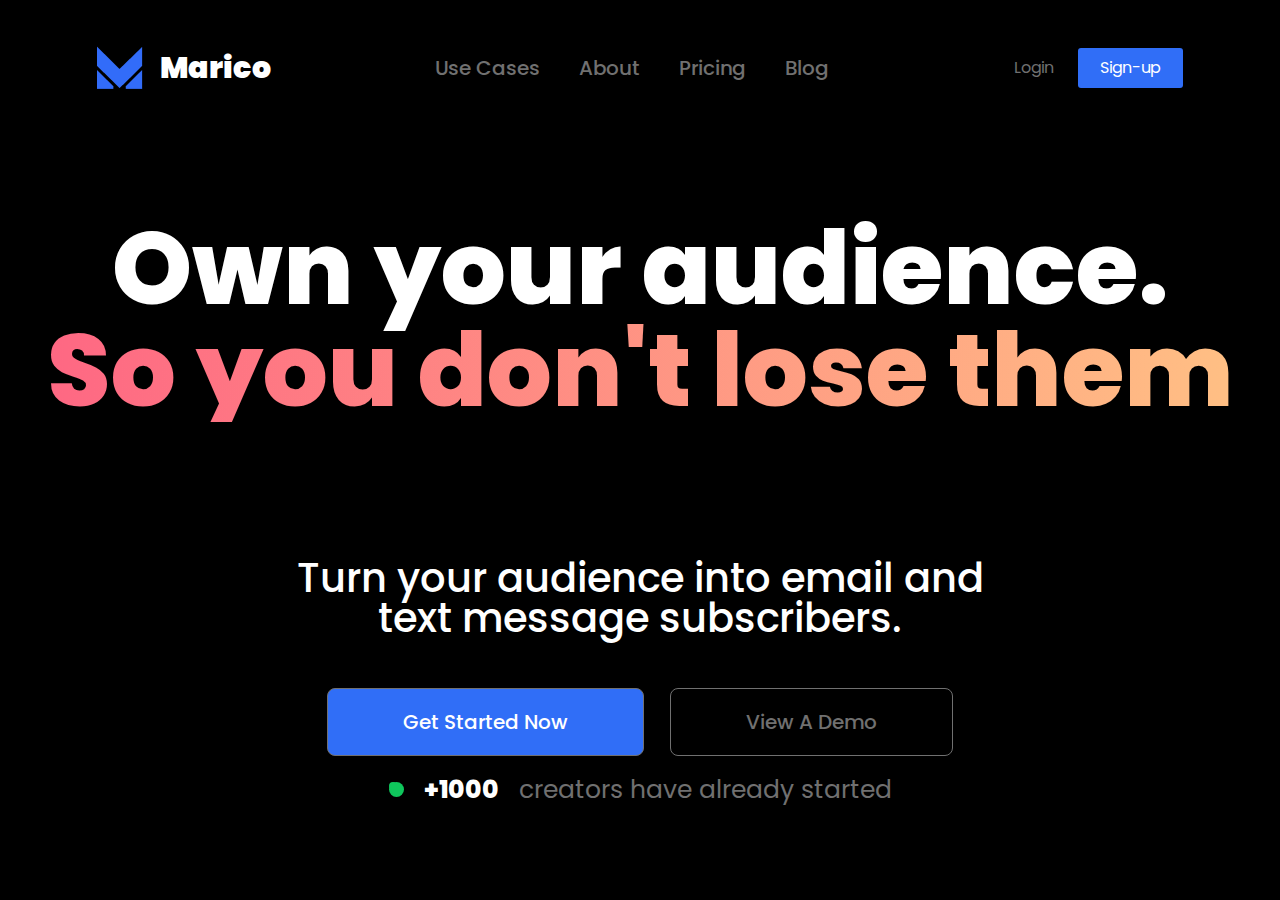
<file: index.html>
<!doctype html>
<html lang="en">
<head>
    <meta charset="UTF-8">
    <meta name="viewport"
          content="width=device-width, user-scalable=no, initial-scale=1.0, maximum-scale=1.0, minimum-scale=1.0">
    <meta http-equiv="X-UA-Compatible" content="ie=edge">
    <title>Marico/home-page</title>
    <link rel="stylesheet" href="css/homepage.css">
    <link rel="shortcut icon" href="assets/img/logo-min.png" type="image/svg">
</head>
<body>
<header class="header" id="down">
    <div class="container">
        <div class="header__wrapper d-flex align-items-center">
            <a class="header__logo d-flex align-items-center " href="index.html" target="_self">
                <img src="./assets/img/logo-min.png" alt="logo-brand">
                <h2 class="header__logo-name">Marico</h2>
            </a>
            <div class="header__navigation-wrapper">
                <label for="media-menu-btn">
                    <a class="burger">Menu</a>
                </label>
                <input class="check-media-menu-btn" type="checkbox" id="media-menu-btn">
                <nav class="navbar">
                    <ul class="header__navigation-list d-flex">
                        <li><a class="header__navigation-link" href="#">Use Cases</a></li>
                        <li><a class="header__navigation-link" href="#">About</a></li>
                        <li><a class="header__navigation-link" href="#">Pricing</a></li>
                        <li><a class="header__navigation-link" href="#">Blog</a></li>
                        <li class="media-hidden-desktop header__login-sign-up d-flex align-items-center">
                            <a class="btn login-btn" href="#">Login</a>
                            <a class="btn sign-up-btn active-btn" href="#">Sign-up</a>
                        </li>
                    </ul>
                </nav>
            </div>
            <div class="header__login-sign-up media-hidden-phone d-flex align-items-center">
                <a class="btn login-btn" href="#">Login</a>
                <a class="btn sign-up-btn active-btn" href="#">Sign-up</a>
            </div>
        </div>
    </div>
</header>
<main>
    <section class="first-section">
        <div class="container">
            <h2 class="first-section__title">Own your audience.</h2>
            <h2 class="first-section__sub-title">So you don't lose them</h2>

            <h3 class="first-section__second-sub-title">Turn your audience into email and
                text message subscribers.</h3>
            <div class="first-section__wrap-btn d-flex justify-content-center">
                <a class="btn first-section__btn active-btn" href="#">Get Started Now</a>
                <a class="btn first-section__btn" href="#">View A Demo</a>
            </div>
            <div class="first-section__info d-flex justify-content-center align-items-center">
                <div class="first-section__info-circle">
                    <div class="first-section__info-circle-impulse"></div>
                </div>
                <p class="first-section__info-number">+1000</p>
                <p class="first-section__info-text" >creators have already started</p>
            </div>
        </div>
    </section>
</main>
</body>
</html>
</file>
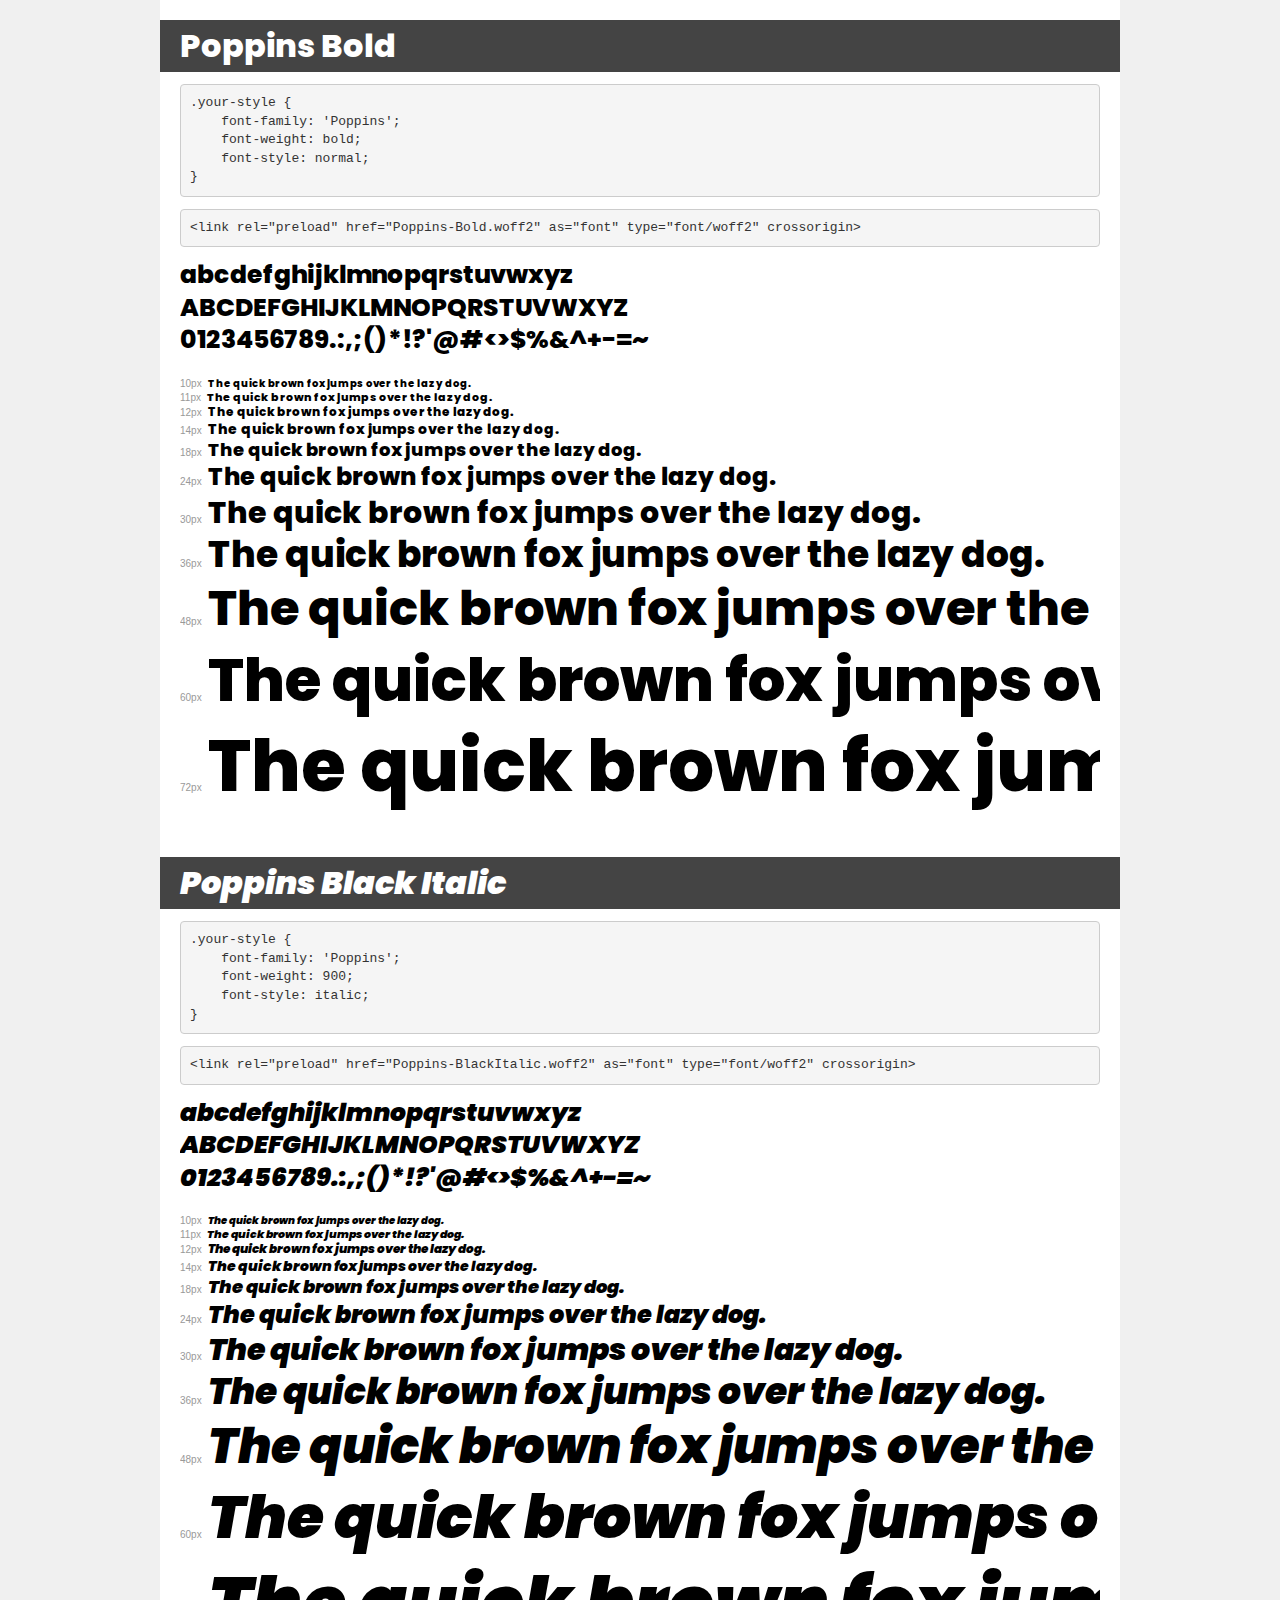
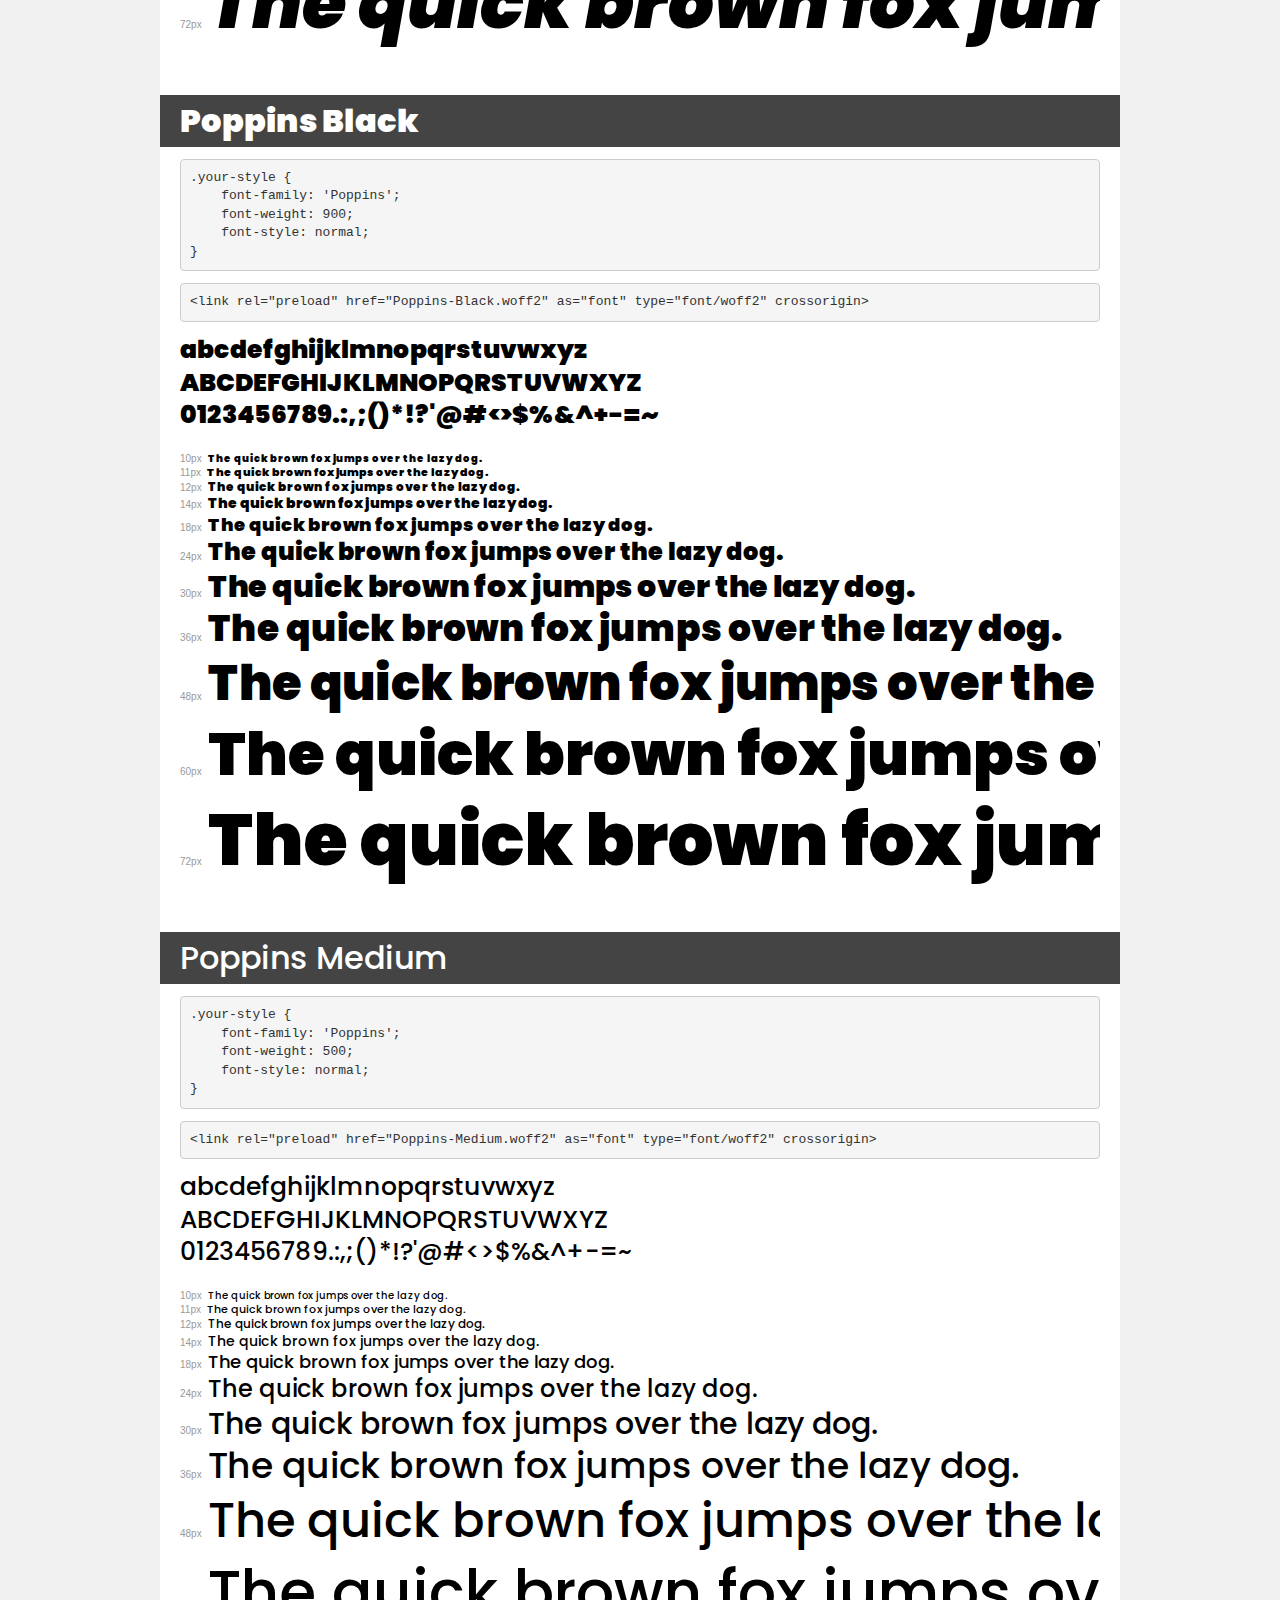
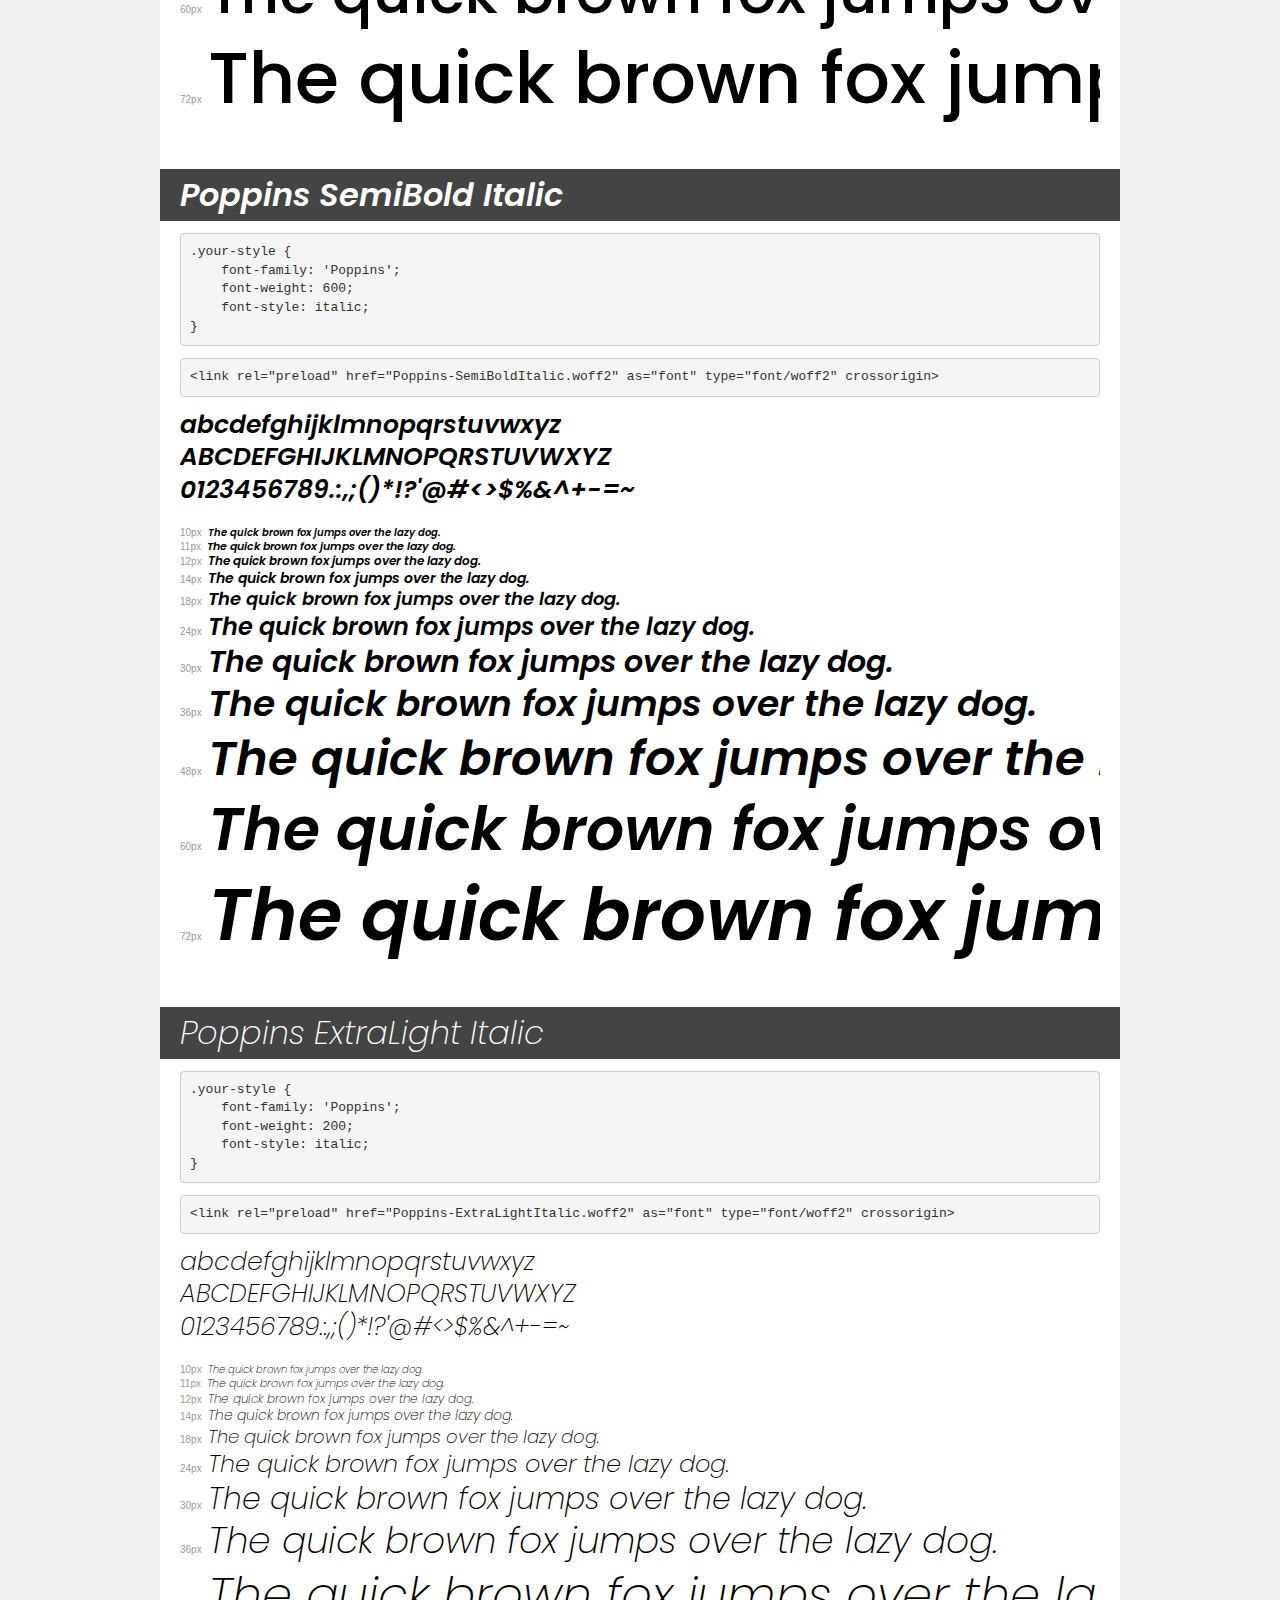
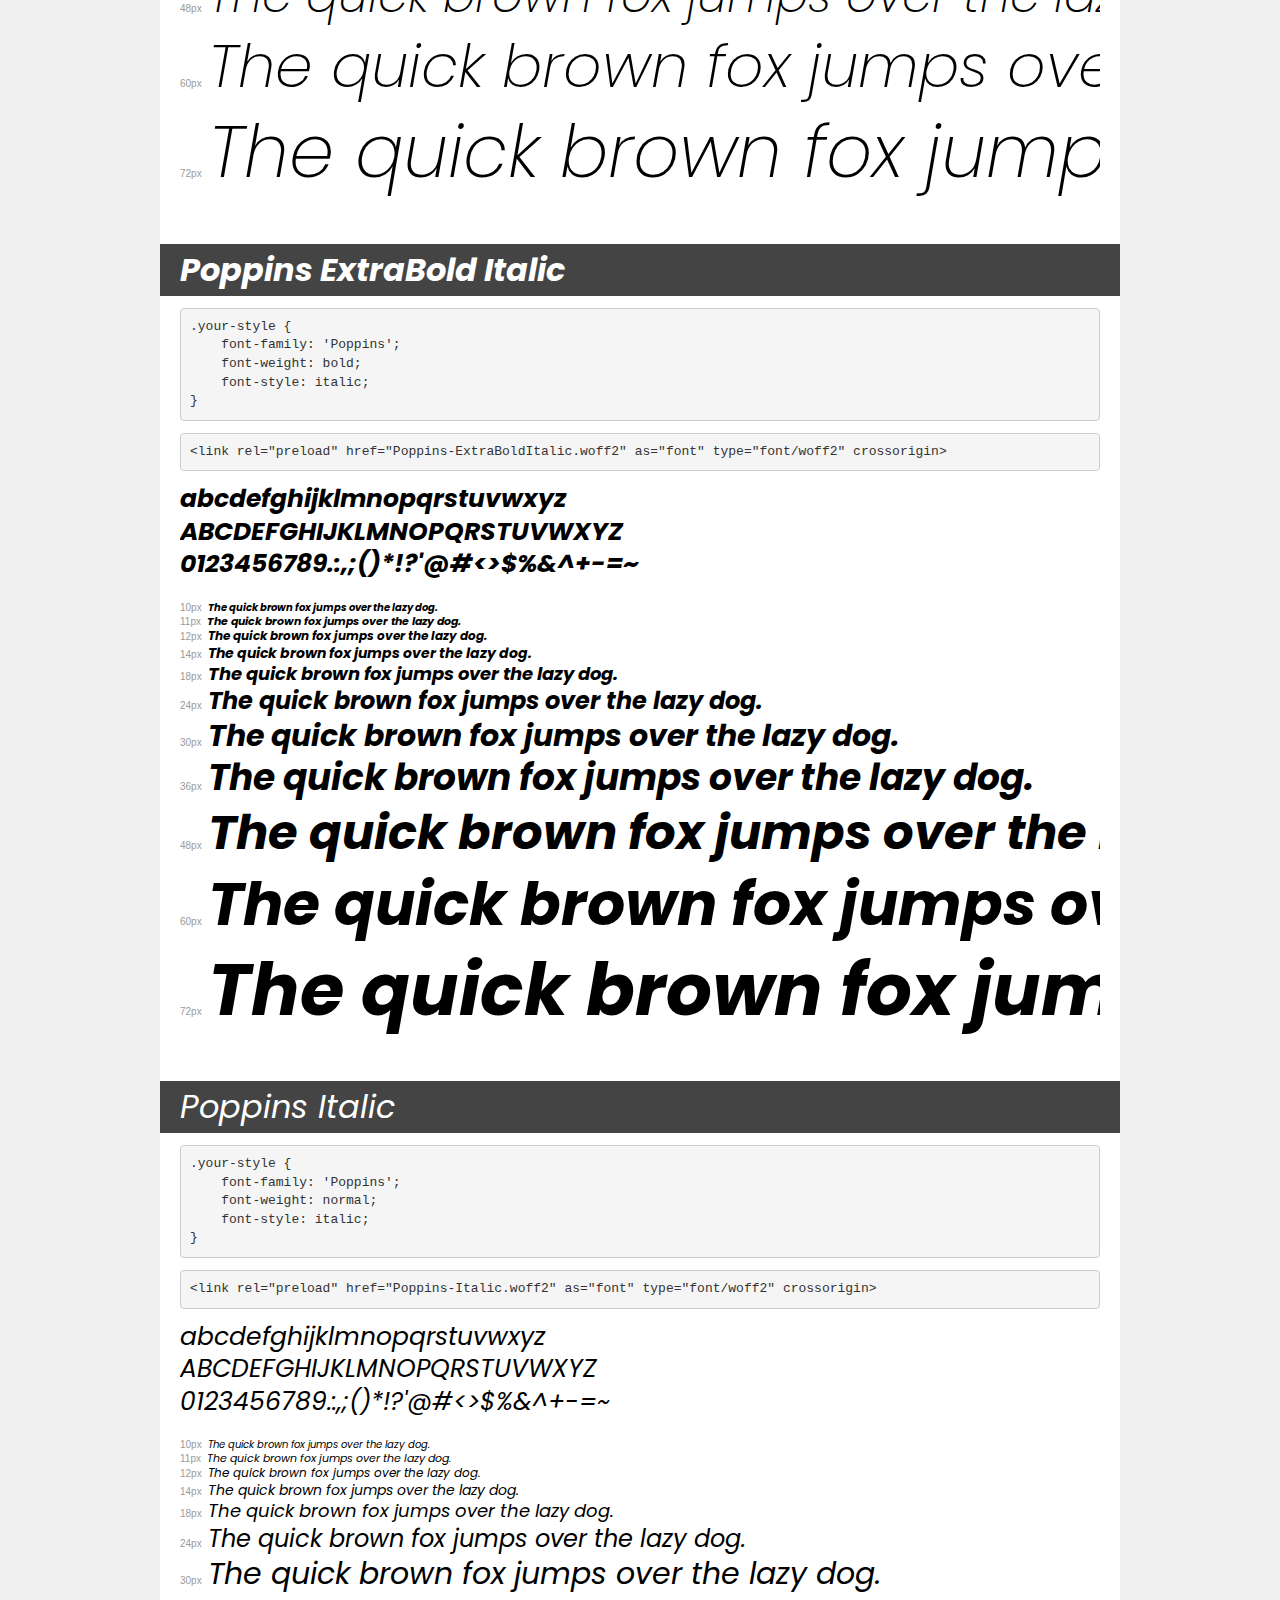
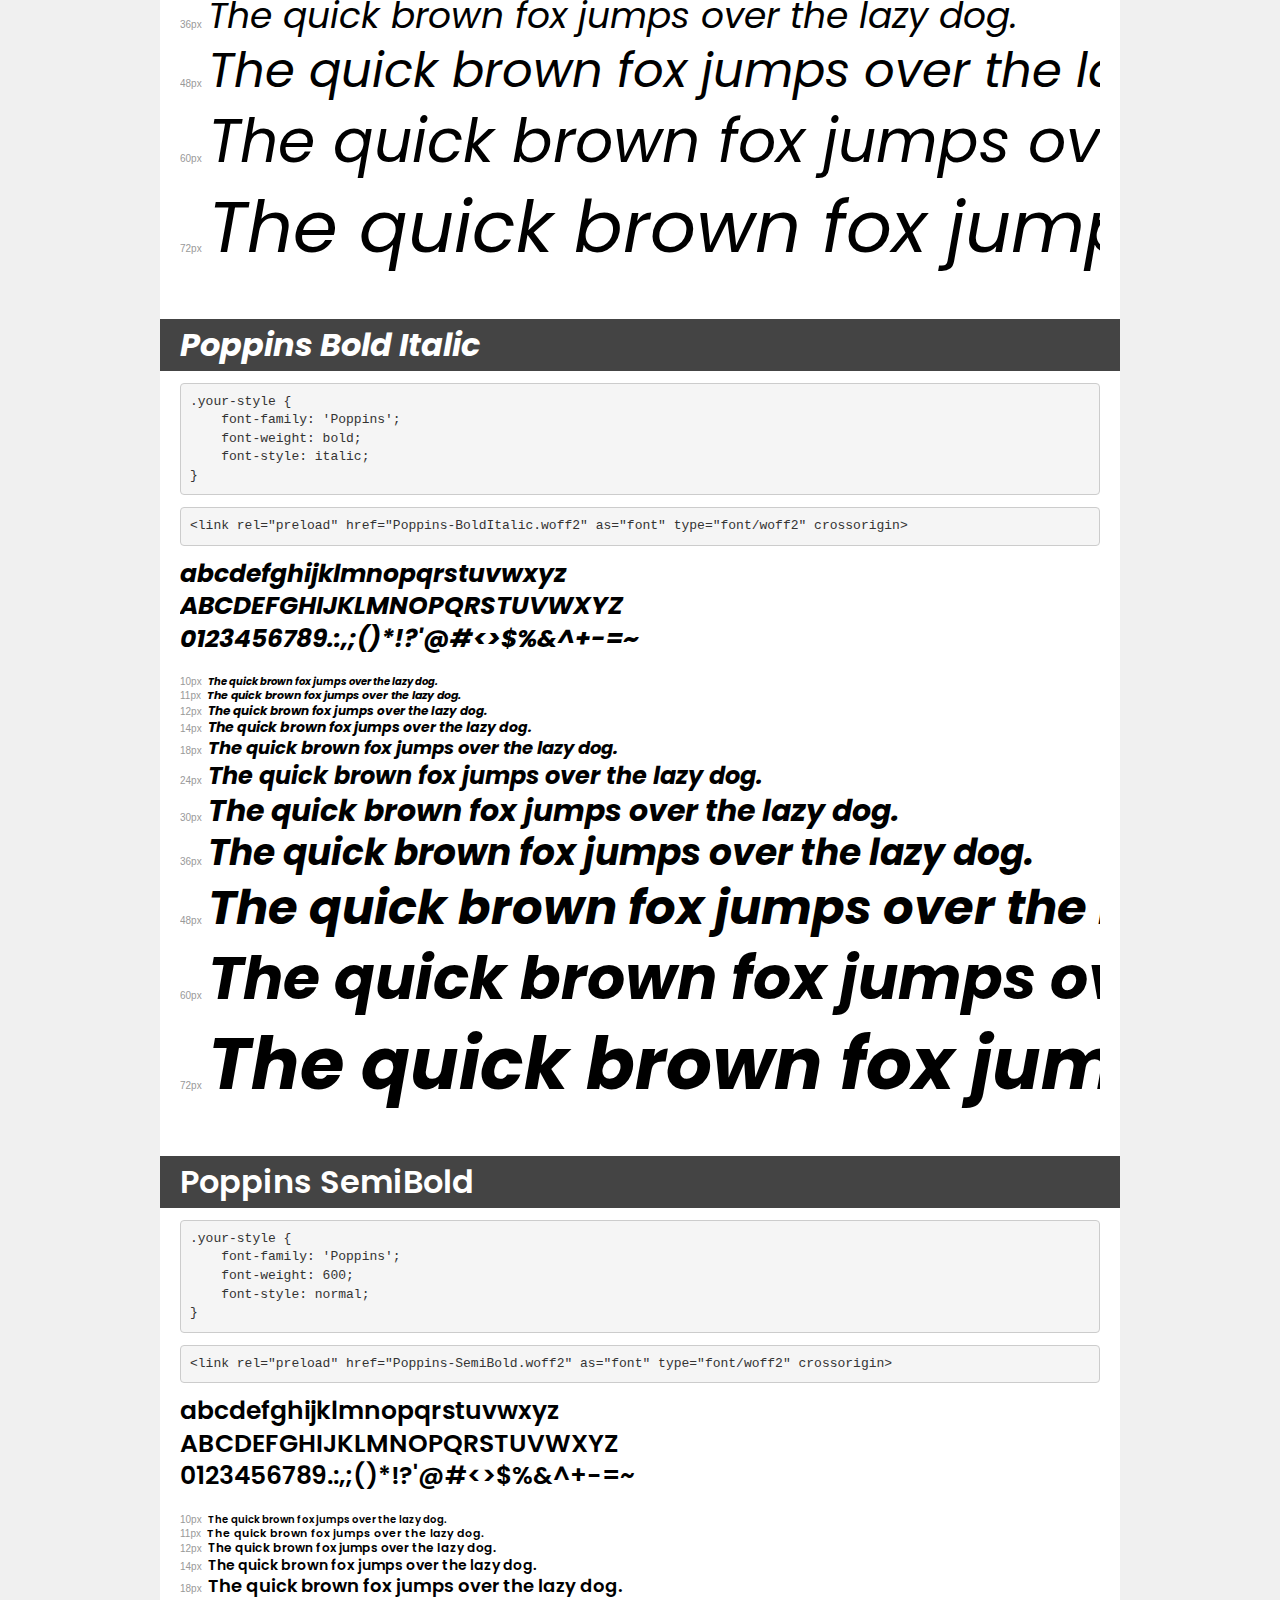
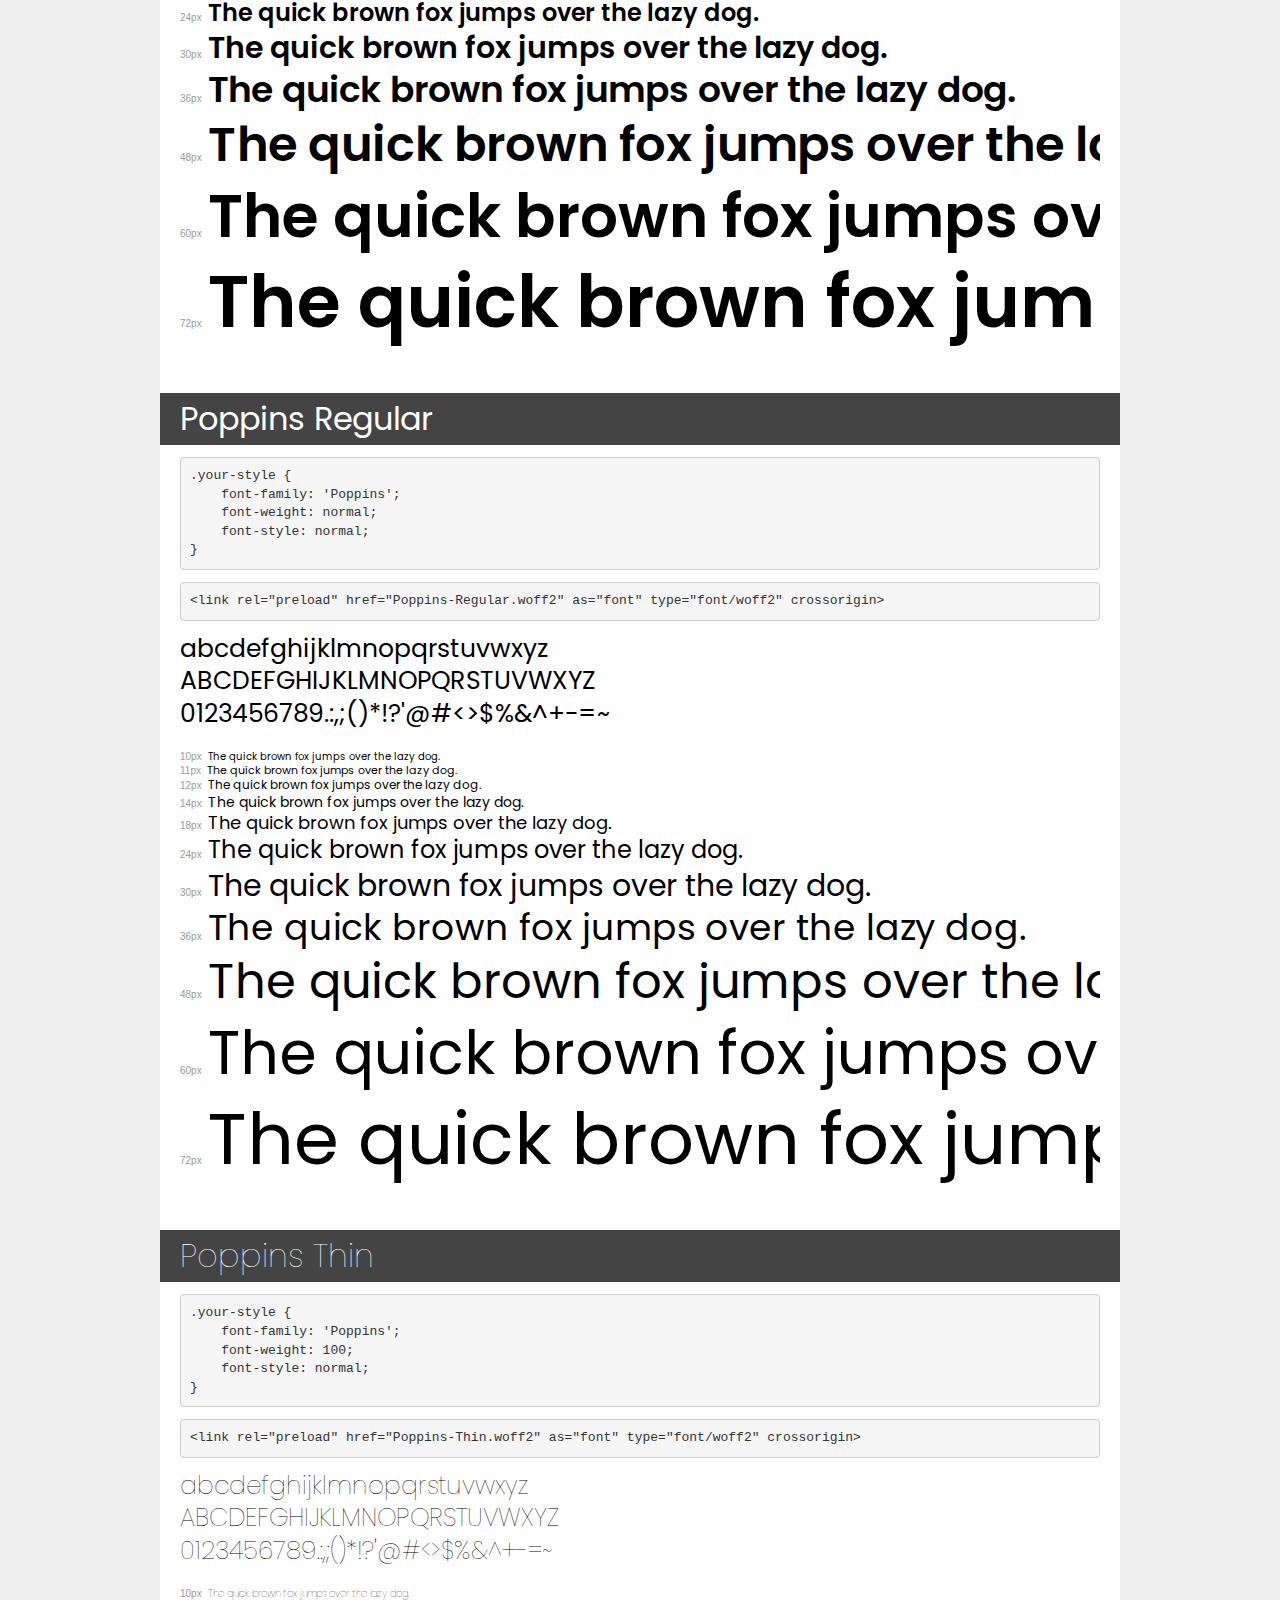
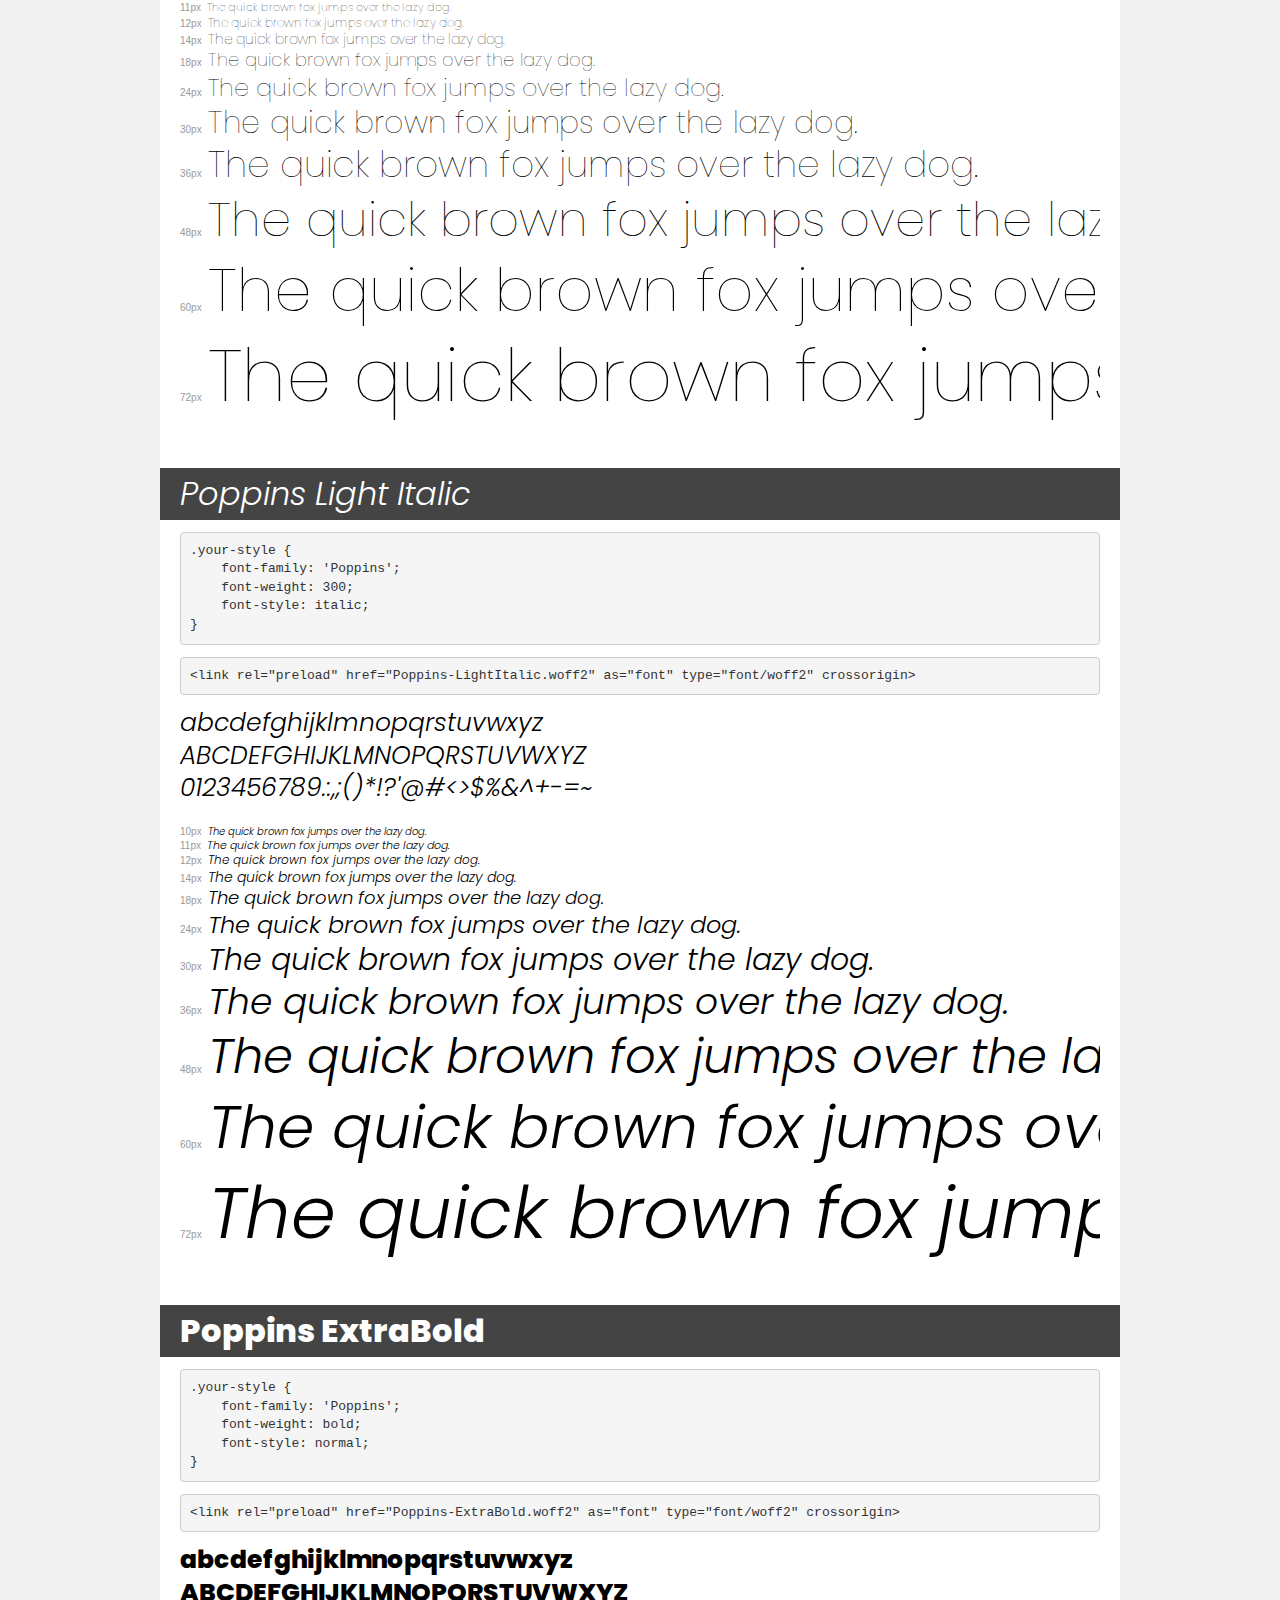
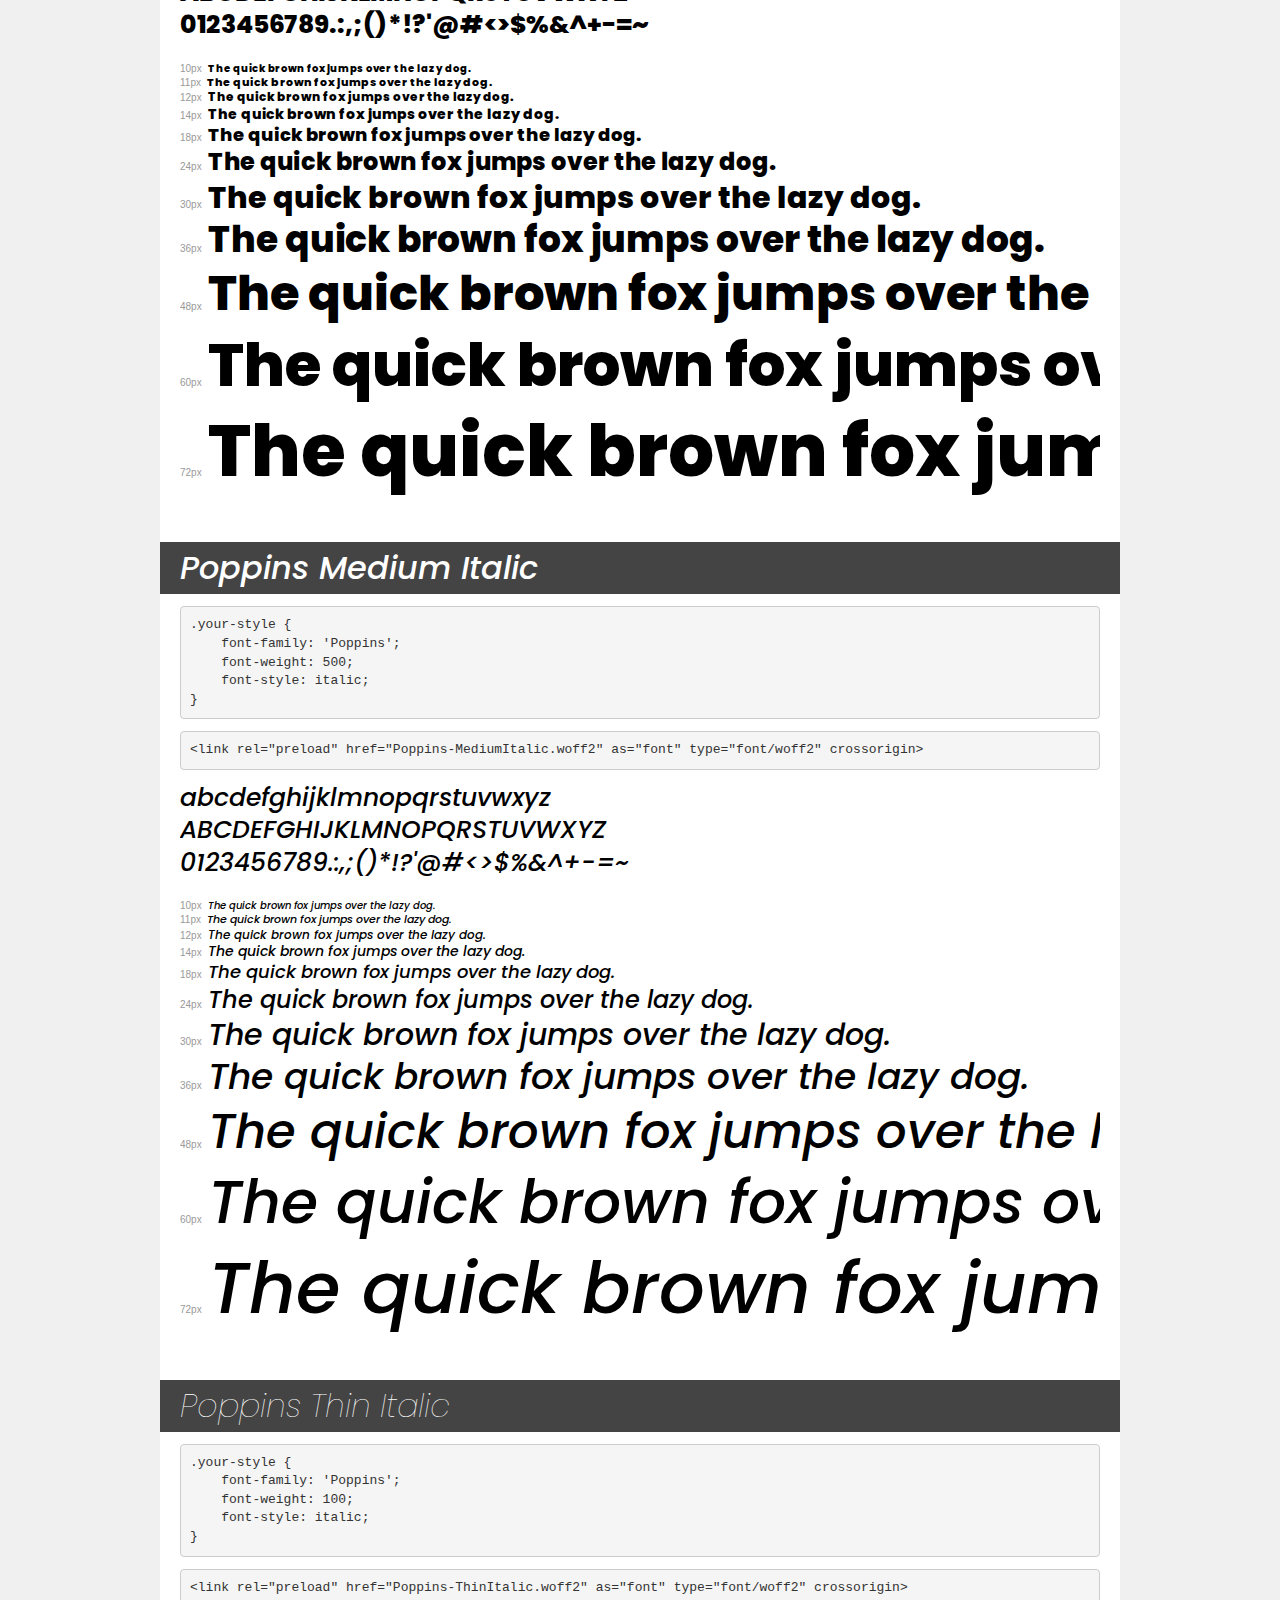
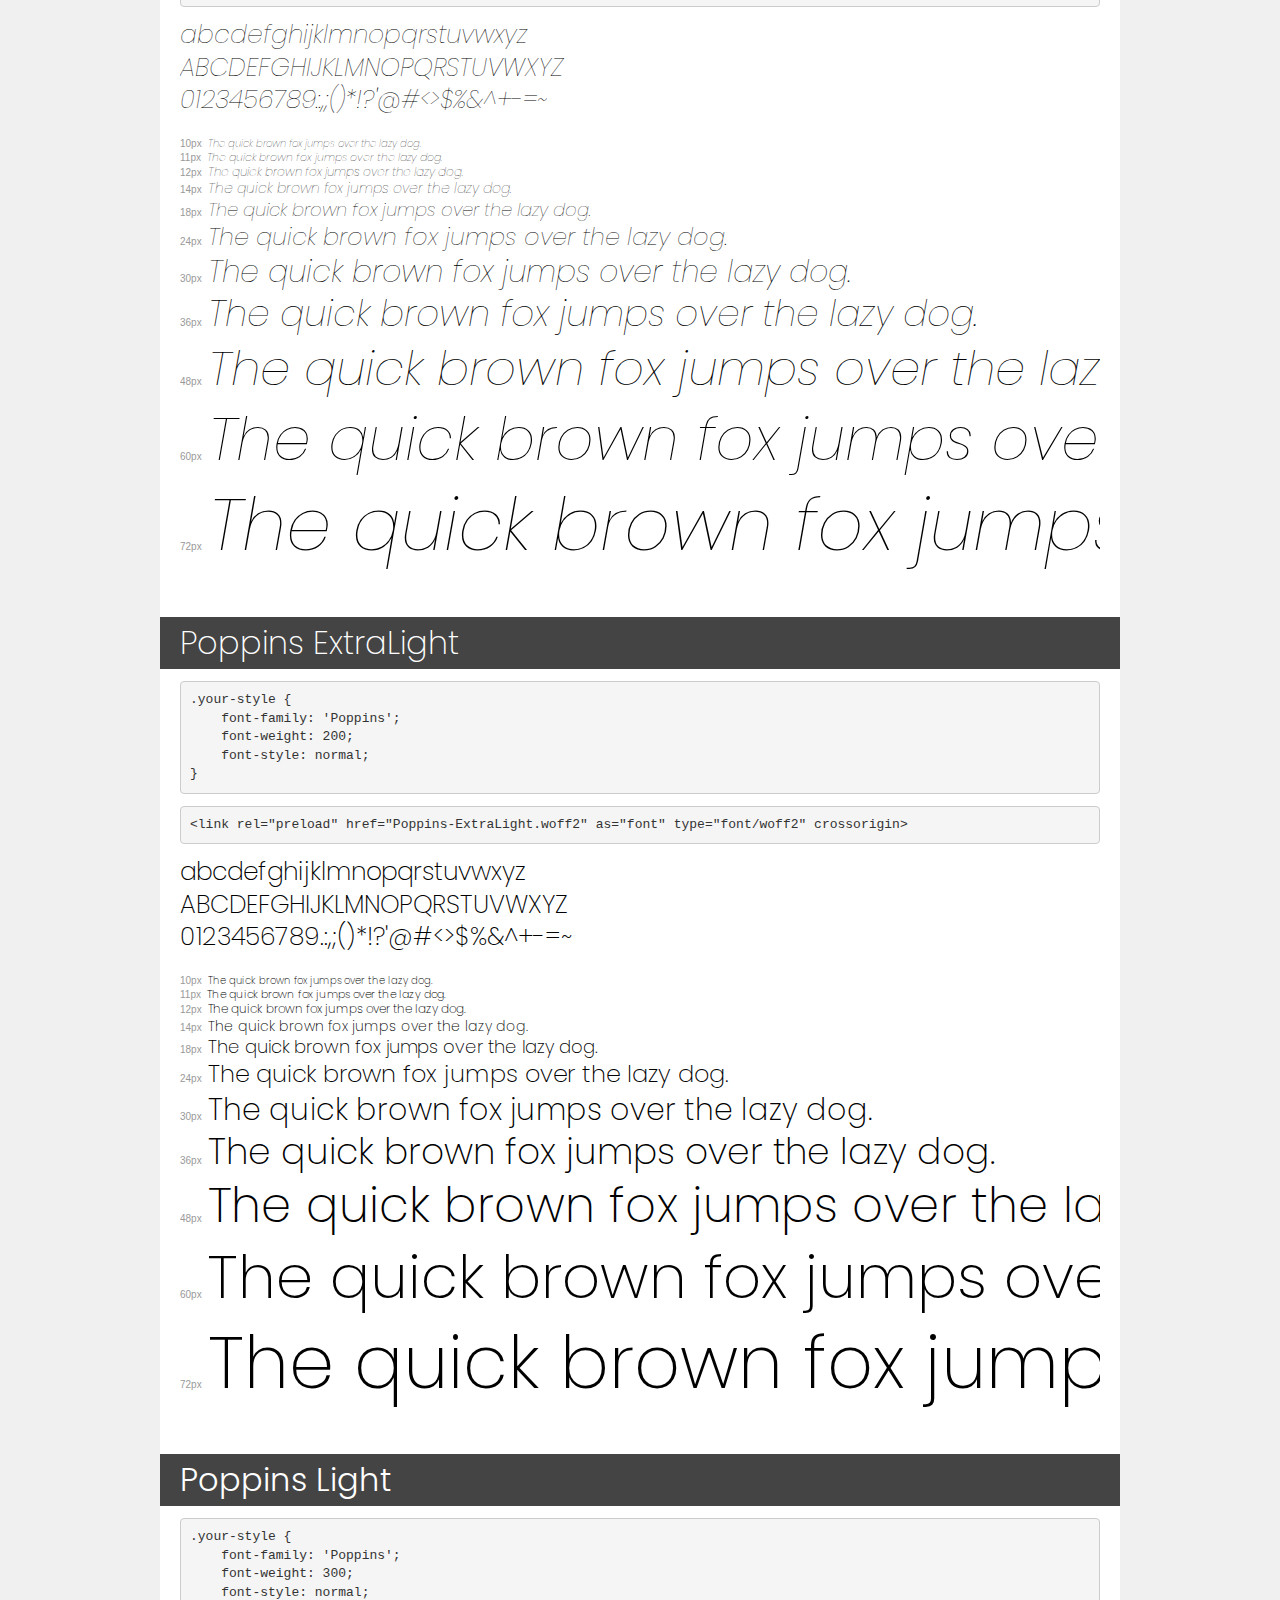
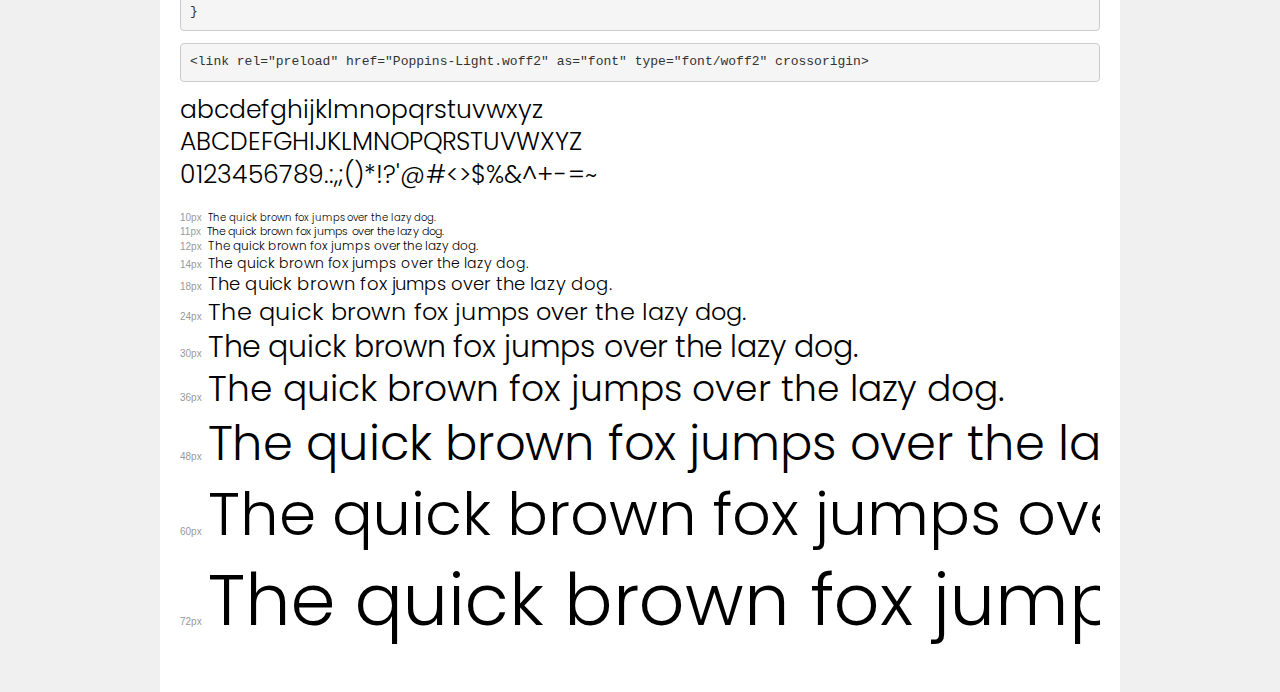
<file: fonts/demo.html>
<!DOCTYPE html>
<html lang="en">
<head>
    <meta charset="utf-8">
    <meta http-equiv="X-UA-Compatible" content="IE=edge">
    <meta name="viewport" content="width=device-width, initial-scale=1">
    <meta name="robots" content="noindex, noarchive">
    <meta name="format-detection" content="telephone=no">
    <title>Transfonter demo</title>
    <link href="stylesheet.css" rel="stylesheet">
    <style>
        /*
        http://meyerweb.com/eric/tools/css/reset/
        v2.0 | 20110126
        License: none (public domain)
        */
        html, body, div, span, applet, object, iframe,
        h1, h2, h3, h4, h5, h6, p, blockquote, pre,
        a, abbr, acronym, address, big, cite, code,
        del, dfn, em, img, ins, kbd, q, s, samp,
        small, strike, strong, sub, sup, tt, var,
        b, u, i, center,
        dl, dt, dd, ol, ul, li,
        fieldset, form, label, legend,
        table, caption, tbody, tfoot, thead, tr, th, td,
        article, aside, canvas, details, embed,
        figure, figcaption, footer, header, hgroup,
        menu, nav, output, ruby, section, summary,
        time, mark, audio, video {
            margin: 0;
            padding: 0;
            border: 0;
            font-size: 100%;
            font: inherit;
            vertical-align: baseline;
        }
        /* HTML5 display-role reset for older browsers */
        article, aside, details, figcaption, figure,
        footer, header, hgroup, menu, nav, section {
            display: block;
        }
        body {
            line-height: 1;
        }
        ol, ul {
            list-style: none;
        }
        blockquote, q {
            quotes: none;
        }
        blockquote:before, blockquote:after,
        q:before, q:after {
            content: '';
            content: none;
        }
        table {
            border-collapse: collapse;
            border-spacing: 0;
        }
        /* demo styles */
        body {
            background: #f0f0f0;
            color: #000;
        }
        .page {
            background: #fff;
            width: 920px;
            margin: 0 auto;
            padding: 20px 20px 0 20px;
            overflow: hidden;
        }
        .font-container {
            overflow-x: auto;
            overflow-y: hidden;
            margin-bottom: 40px;
            line-height: 1.3;
            white-space: nowrap;
            padding-bottom: 5px;
        }
        h1 {
            position: relative;
            background: #444;
            font-size: 32px;
            color: #fff;
            padding: 10px 20px;
            margin: 0 -20px 12px -20px;
        }
        .letters {
            font-size: 25px;
            margin-bottom: 20px;
        }
        .s10:before {
            content: '10px';
        }
        .s11:before {
            content: '11px';
        }
        .s12:before {
            content: '12px';
        }
        .s14:before {
            content: '14px';
        }
        .s18:before {
            content: '18px';
        }
        .s24:before {
            content: '24px';
        }
        .s30:before {
            content: '30px';
        }
        .s36:before {
            content: '36px';
        }
        .s48:before {
            content: '48px';
        }
        .s60:before {
            content: '60px';
        }
        .s72:before {
            content: '72px';
        }
        .s10:before, .s11:before, .s12:before, .s14:before,
        .s18:before, .s24:before, .s30:before, .s36:before,
        .s48:before, .s60:before, .s72:before {
            font-family: Arial, sans-serif;
            font-size: 10px;
            font-weight: normal;
            font-style: normal;
            color: #999;
            padding-right: 6px;
        }
        pre {
            display: block;
            padding: 9px;
            margin: 0 0 12px;
            font-family: Monaco, Menlo, Consolas, "Courier New", monospace;
            font-size: 13px;
            line-height: 1.428571429;
            color: #333;
            font-weight: normal;
            font-style: normal;
            background-color: #f5f5f5;
            border: 1px solid #ccc;
            overflow-x: auto;
            border-radius: 4px;
        }
        /* responsive */
        @media (max-width: 959px) {
            .page {
                width: auto;
                margin: 0;
            }
        }
    </style>
</head>
<body>
<div class="page">
    <div class="demo">
        <h1 style="font-family: 'Poppins'; font-weight: bold; font-style: normal;">Poppins Bold</h1>
        <pre title="Usage">.your-style {
    font-family: 'Poppins';
    font-weight: bold;
    font-style: normal;
}</pre>
        <pre title="Preload (optional)">
&lt;link rel=&quot;preload&quot; href=&quot;Poppins-Bold.woff2&quot; as=&quot;font&quot; type=&quot;font/woff2&quot; crossorigin&gt;</pre>
        <div class="font-container" style="font-family: 'Poppins'; font-weight: bold; font-style: normal;">
            <p class="letters">
                abcdefghijklmnopqrstuvwxyz<br>
ABCDEFGHIJKLMNOPQRSTUVWXYZ<br>
                0123456789.:,;()*!?'@#&lt;&gt;$%&^+-=~
            </p>
            <p class="s10" style="font-size: 10px;">The quick brown fox jumps over the lazy dog.</p>
            <p class="s11" style="font-size: 11px;">The quick brown fox jumps over the lazy dog.</p>
            <p class="s12" style="font-size: 12px;">The quick brown fox jumps over the lazy dog.</p>
            <p class="s14" style="font-size: 14px;">The quick brown fox jumps over the lazy dog.</p>
            <p class="s18" style="font-size: 18px;">The quick brown fox jumps over the lazy dog.</p>
            <p class="s24" style="font-size: 24px;">The quick brown fox jumps over the lazy dog.</p>
            <p class="s30" style="font-size: 30px;">The quick brown fox jumps over the lazy dog.</p>
            <p class="s36" style="font-size: 36px;">The quick brown fox jumps over the lazy dog.</p>
            <p class="s48" style="font-size: 48px;">The quick brown fox jumps over the lazy dog.</p>
            <p class="s60" style="font-size: 60px;">The quick brown fox jumps over the lazy dog.</p>
            <p class="s72" style="font-size: 72px;">The quick brown fox jumps over the lazy dog.</p>
        </div>
    </div>

    <div class="demo">
        <h1 style="font-family: 'Poppins'; font-weight: 900; font-style: italic;">Poppins Black Italic</h1>
        <pre title="Usage">.your-style {
    font-family: 'Poppins';
    font-weight: 900;
    font-style: italic;
}</pre>
        <pre title="Preload (optional)">
&lt;link rel=&quot;preload&quot; href=&quot;Poppins-BlackItalic.woff2&quot; as=&quot;font&quot; type=&quot;font/woff2&quot; crossorigin&gt;</pre>
        <div class="font-container" style="font-family: 'Poppins'; font-weight: 900; font-style: italic;">
            <p class="letters">
                abcdefghijklmnopqrstuvwxyz<br>
ABCDEFGHIJKLMNOPQRSTUVWXYZ<br>
                0123456789.:,;()*!?'@#&lt;&gt;$%&^+-=~
            </p>
            <p class="s10" style="font-size: 10px;">The quick brown fox jumps over the lazy dog.</p>
            <p class="s11" style="font-size: 11px;">The quick brown fox jumps over the lazy dog.</p>
            <p class="s12" style="font-size: 12px;">The quick brown fox jumps over the lazy dog.</p>
            <p class="s14" style="font-size: 14px;">The quick brown fox jumps over the lazy dog.</p>
            <p class="s18" style="font-size: 18px;">The quick brown fox jumps over the lazy dog.</p>
            <p class="s24" style="font-size: 24px;">The quick brown fox jumps over the lazy dog.</p>
            <p class="s30" style="font-size: 30px;">The quick brown fox jumps over the lazy dog.</p>
            <p class="s36" style="font-size: 36px;">The quick brown fox jumps over the lazy dog.</p>
            <p class="s48" style="font-size: 48px;">The quick brown fox jumps over the lazy dog.</p>
            <p class="s60" style="font-size: 60px;">The quick brown fox jumps over the lazy dog.</p>
            <p class="s72" style="font-size: 72px;">The quick brown fox jumps over the lazy dog.</p>
        </div>
    </div>

    <div class="demo">
        <h1 style="font-family: 'Poppins'; font-weight: 900; font-style: normal;">Poppins Black</h1>
        <pre title="Usage">.your-style {
    font-family: 'Poppins';
    font-weight: 900;
    font-style: normal;
}</pre>
        <pre title="Preload (optional)">
&lt;link rel=&quot;preload&quot; href=&quot;Poppins-Black.woff2&quot; as=&quot;font&quot; type=&quot;font/woff2&quot; crossorigin&gt;</pre>
        <div class="font-container" style="font-family: 'Poppins'; font-weight: 900; font-style: normal;">
            <p class="letters">
                abcdefghijklmnopqrstuvwxyz<br>
ABCDEFGHIJKLMNOPQRSTUVWXYZ<br>
                0123456789.:,;()*!?'@#&lt;&gt;$%&^+-=~
            </p>
            <p class="s10" style="font-size: 10px;">The quick brown fox jumps over the lazy dog.</p>
            <p class="s11" style="font-size: 11px;">The quick brown fox jumps over the lazy dog.</p>
            <p class="s12" style="font-size: 12px;">The quick brown fox jumps over the lazy dog.</p>
            <p class="s14" style="font-size: 14px;">The quick brown fox jumps over the lazy dog.</p>
            <p class="s18" style="font-size: 18px;">The quick brown fox jumps over the lazy dog.</p>
            <p class="s24" style="font-size: 24px;">The quick brown fox jumps over the lazy dog.</p>
            <p class="s30" style="font-size: 30px;">The quick brown fox jumps over the lazy dog.</p>
            <p class="s36" style="font-size: 36px;">The quick brown fox jumps over the lazy dog.</p>
            <p class="s48" style="font-size: 48px;">The quick brown fox jumps over the lazy dog.</p>
            <p class="s60" style="font-size: 60px;">The quick brown fox jumps over the lazy dog.</p>
            <p class="s72" style="font-size: 72px;">The quick brown fox jumps over the lazy dog.</p>
        </div>
    </div>

    <div class="demo">
        <h1 style="font-family: 'Poppins'; font-weight: 500; font-style: normal;">Poppins Medium</h1>
        <pre title="Usage">.your-style {
    font-family: 'Poppins';
    font-weight: 500;
    font-style: normal;
}</pre>
        <pre title="Preload (optional)">
&lt;link rel=&quot;preload&quot; href=&quot;Poppins-Medium.woff2&quot; as=&quot;font&quot; type=&quot;font/woff2&quot; crossorigin&gt;</pre>
        <div class="font-container" style="font-family: 'Poppins'; font-weight: 500; font-style: normal;">
            <p class="letters">
                abcdefghijklmnopqrstuvwxyz<br>
ABCDEFGHIJKLMNOPQRSTUVWXYZ<br>
                0123456789.:,;()*!?'@#&lt;&gt;$%&^+-=~
            </p>
            <p class="s10" style="font-size: 10px;">The quick brown fox jumps over the lazy dog.</p>
            <p class="s11" style="font-size: 11px;">The quick brown fox jumps over the lazy dog.</p>
            <p class="s12" style="font-size: 12px;">The quick brown fox jumps over the lazy dog.</p>
            <p class="s14" style="font-size: 14px;">The quick brown fox jumps over the lazy dog.</p>
            <p class="s18" style="font-size: 18px;">The quick brown fox jumps over the lazy dog.</p>
            <p class="s24" style="font-size: 24px;">The quick brown fox jumps over the lazy dog.</p>
            <p class="s30" style="font-size: 30px;">The quick brown fox jumps over the lazy dog.</p>
            <p class="s36" style="font-size: 36px;">The quick brown fox jumps over the lazy dog.</p>
            <p class="s48" style="font-size: 48px;">The quick brown fox jumps over the lazy dog.</p>
            <p class="s60" style="font-size: 60px;">The quick brown fox jumps over the lazy dog.</p>
            <p class="s72" style="font-size: 72px;">The quick brown fox jumps over the lazy dog.</p>
        </div>
    </div>

    <div class="demo">
        <h1 style="font-family: 'Poppins'; font-weight: 600; font-style: italic;">Poppins SemiBold Italic</h1>
        <pre title="Usage">.your-style {
    font-family: 'Poppins';
    font-weight: 600;
    font-style: italic;
}</pre>
        <pre title="Preload (optional)">
&lt;link rel=&quot;preload&quot; href=&quot;Poppins-SemiBoldItalic.woff2&quot; as=&quot;font&quot; type=&quot;font/woff2&quot; crossorigin&gt;</pre>
        <div class="font-container" style="font-family: 'Poppins'; font-weight: 600; font-style: italic;">
            <p class="letters">
                abcdefghijklmnopqrstuvwxyz<br>
ABCDEFGHIJKLMNOPQRSTUVWXYZ<br>
                0123456789.:,;()*!?'@#&lt;&gt;$%&^+-=~
            </p>
            <p class="s10" style="font-size: 10px;">The quick brown fox jumps over the lazy dog.</p>
            <p class="s11" style="font-size: 11px;">The quick brown fox jumps over the lazy dog.</p>
            <p class="s12" style="font-size: 12px;">The quick brown fox jumps over the lazy dog.</p>
            <p class="s14" style="font-size: 14px;">The quick brown fox jumps over the lazy dog.</p>
            <p class="s18" style="font-size: 18px;">The quick brown fox jumps over the lazy dog.</p>
            <p class="s24" style="font-size: 24px;">The quick brown fox jumps over the lazy dog.</p>
            <p class="s30" style="font-size: 30px;">The quick brown fox jumps over the lazy dog.</p>
            <p class="s36" style="font-size: 36px;">The quick brown fox jumps over the lazy dog.</p>
            <p class="s48" style="font-size: 48px;">The quick brown fox jumps over the lazy dog.</p>
            <p class="s60" style="font-size: 60px;">The quick brown fox jumps over the lazy dog.</p>
            <p class="s72" style="font-size: 72px;">The quick brown fox jumps over the lazy dog.</p>
        </div>
    </div>

    <div class="demo">
        <h1 style="font-family: 'Poppins'; font-weight: 200; font-style: italic;">Poppins ExtraLight Italic</h1>
        <pre title="Usage">.your-style {
    font-family: 'Poppins';
    font-weight: 200;
    font-style: italic;
}</pre>
        <pre title="Preload (optional)">
&lt;link rel=&quot;preload&quot; href=&quot;Poppins-ExtraLightItalic.woff2&quot; as=&quot;font&quot; type=&quot;font/woff2&quot; crossorigin&gt;</pre>
        <div class="font-container" style="font-family: 'Poppins'; font-weight: 200; font-style: italic;">
            <p class="letters">
                abcdefghijklmnopqrstuvwxyz<br>
ABCDEFGHIJKLMNOPQRSTUVWXYZ<br>
                0123456789.:,;()*!?'@#&lt;&gt;$%&^+-=~
            </p>
            <p class="s10" style="font-size: 10px;">The quick brown fox jumps over the lazy dog.</p>
            <p class="s11" style="font-size: 11px;">The quick brown fox jumps over the lazy dog.</p>
            <p class="s12" style="font-size: 12px;">The quick brown fox jumps over the lazy dog.</p>
            <p class="s14" style="font-size: 14px;">The quick brown fox jumps over the lazy dog.</p>
            <p class="s18" style="font-size: 18px;">The quick brown fox jumps over the lazy dog.</p>
            <p class="s24" style="font-size: 24px;">The quick brown fox jumps over the lazy dog.</p>
            <p class="s30" style="font-size: 30px;">The quick brown fox jumps over the lazy dog.</p>
            <p class="s36" style="font-size: 36px;">The quick brown fox jumps over the lazy dog.</p>
            <p class="s48" style="font-size: 48px;">The quick brown fox jumps over the lazy dog.</p>
            <p class="s60" style="font-size: 60px;">The quick brown fox jumps over the lazy dog.</p>
            <p class="s72" style="font-size: 72px;">The quick brown fox jumps over the lazy dog.</p>
        </div>
    </div>

    <div class="demo">
        <h1 style="font-family: 'Poppins'; font-weight: bold; font-style: italic;">Poppins ExtraBold Italic</h1>
        <pre title="Usage">.your-style {
    font-family: 'Poppins';
    font-weight: bold;
    font-style: italic;
}</pre>
        <pre title="Preload (optional)">
&lt;link rel=&quot;preload&quot; href=&quot;Poppins-ExtraBoldItalic.woff2&quot; as=&quot;font&quot; type=&quot;font/woff2&quot; crossorigin&gt;</pre>
        <div class="font-container" style="font-family: 'Poppins'; font-weight: bold; font-style: italic;">
            <p class="letters">
                abcdefghijklmnopqrstuvwxyz<br>
ABCDEFGHIJKLMNOPQRSTUVWXYZ<br>
                0123456789.:,;()*!?'@#&lt;&gt;$%&^+-=~
            </p>
            <p class="s10" style="font-size: 10px;">The quick brown fox jumps over the lazy dog.</p>
            <p class="s11" style="font-size: 11px;">The quick brown fox jumps over the lazy dog.</p>
            <p class="s12" style="font-size: 12px;">The quick brown fox jumps over the lazy dog.</p>
            <p class="s14" style="font-size: 14px;">The quick brown fox jumps over the lazy dog.</p>
            <p class="s18" style="font-size: 18px;">The quick brown fox jumps over the lazy dog.</p>
            <p class="s24" style="font-size: 24px;">The quick brown fox jumps over the lazy dog.</p>
            <p class="s30" style="font-size: 30px;">The quick brown fox jumps over the lazy dog.</p>
            <p class="s36" style="font-size: 36px;">The quick brown fox jumps over the lazy dog.</p>
            <p class="s48" style="font-size: 48px;">The quick brown fox jumps over the lazy dog.</p>
            <p class="s60" style="font-size: 60px;">The quick brown fox jumps over the lazy dog.</p>
            <p class="s72" style="font-size: 72px;">The quick brown fox jumps over the lazy dog.</p>
        </div>
    </div>

    <div class="demo">
        <h1 style="font-family: 'Poppins'; font-weight: normal; font-style: italic;">Poppins Italic</h1>
        <pre title="Usage">.your-style {
    font-family: 'Poppins';
    font-weight: normal;
    font-style: italic;
}</pre>
        <pre title="Preload (optional)">
&lt;link rel=&quot;preload&quot; href=&quot;Poppins-Italic.woff2&quot; as=&quot;font&quot; type=&quot;font/woff2&quot; crossorigin&gt;</pre>
        <div class="font-container" style="font-family: 'Poppins'; font-weight: normal; font-style: italic;">
            <p class="letters">
                abcdefghijklmnopqrstuvwxyz<br>
ABCDEFGHIJKLMNOPQRSTUVWXYZ<br>
                0123456789.:,;()*!?'@#&lt;&gt;$%&^+-=~
            </p>
            <p class="s10" style="font-size: 10px;">The quick brown fox jumps over the lazy dog.</p>
            <p class="s11" style="font-size: 11px;">The quick brown fox jumps over the lazy dog.</p>
            <p class="s12" style="font-size: 12px;">The quick brown fox jumps over the lazy dog.</p>
            <p class="s14" style="font-size: 14px;">The quick brown fox jumps over the lazy dog.</p>
            <p class="s18" style="font-size: 18px;">The quick brown fox jumps over the lazy dog.</p>
            <p class="s24" style="font-size: 24px;">The quick brown fox jumps over the lazy dog.</p>
            <p class="s30" style="font-size: 30px;">The quick brown fox jumps over the lazy dog.</p>
            <p class="s36" style="font-size: 36px;">The quick brown fox jumps over the lazy dog.</p>
            <p class="s48" style="font-size: 48px;">The quick brown fox jumps over the lazy dog.</p>
            <p class="s60" style="font-size: 60px;">The quick brown fox jumps over the lazy dog.</p>
            <p class="s72" style="font-size: 72px;">The quick brown fox jumps over the lazy dog.</p>
        </div>
    </div>

    <div class="demo">
        <h1 style="font-family: 'Poppins'; font-weight: bold; font-style: italic;">Poppins Bold Italic</h1>
        <pre title="Usage">.your-style {
    font-family: 'Poppins';
    font-weight: bold;
    font-style: italic;
}</pre>
        <pre title="Preload (optional)">
&lt;link rel=&quot;preload&quot; href=&quot;Poppins-BoldItalic.woff2&quot; as=&quot;font&quot; type=&quot;font/woff2&quot; crossorigin&gt;</pre>
        <div class="font-container" style="font-family: 'Poppins'; font-weight: bold; font-style: italic;">
            <p class="letters">
                abcdefghijklmnopqrstuvwxyz<br>
ABCDEFGHIJKLMNOPQRSTUVWXYZ<br>
                0123456789.:,;()*!?'@#&lt;&gt;$%&^+-=~
            </p>
            <p class="s10" style="font-size: 10px;">The quick brown fox jumps over the lazy dog.</p>
            <p class="s11" style="font-size: 11px;">The quick brown fox jumps over the lazy dog.</p>
            <p class="s12" style="font-size: 12px;">The quick brown fox jumps over the lazy dog.</p>
            <p class="s14" style="font-size: 14px;">The quick brown fox jumps over the lazy dog.</p>
            <p class="s18" style="font-size: 18px;">The quick brown fox jumps over the lazy dog.</p>
            <p class="s24" style="font-size: 24px;">The quick brown fox jumps over the lazy dog.</p>
            <p class="s30" style="font-size: 30px;">The quick brown fox jumps over the lazy dog.</p>
            <p class="s36" style="font-size: 36px;">The quick brown fox jumps over the lazy dog.</p>
            <p class="s48" style="font-size: 48px;">The quick brown fox jumps over the lazy dog.</p>
            <p class="s60" style="font-size: 60px;">The quick brown fox jumps over the lazy dog.</p>
            <p class="s72" style="font-size: 72px;">The quick brown fox jumps over the lazy dog.</p>
        </div>
    </div>

    <div class="demo">
        <h1 style="font-family: 'Poppins'; font-weight: 600; font-style: normal;">Poppins SemiBold</h1>
        <pre title="Usage">.your-style {
    font-family: 'Poppins';
    font-weight: 600;
    font-style: normal;
}</pre>
        <pre title="Preload (optional)">
&lt;link rel=&quot;preload&quot; href=&quot;Poppins-SemiBold.woff2&quot; as=&quot;font&quot; type=&quot;font/woff2&quot; crossorigin&gt;</pre>
        <div class="font-container" style="font-family: 'Poppins'; font-weight: 600; font-style: normal;">
            <p class="letters">
                abcdefghijklmnopqrstuvwxyz<br>
ABCDEFGHIJKLMNOPQRSTUVWXYZ<br>
                0123456789.:,;()*!?'@#&lt;&gt;$%&^+-=~
            </p>
            <p class="s10" style="font-size: 10px;">The quick brown fox jumps over the lazy dog.</p>
            <p class="s11" style="font-size: 11px;">The quick brown fox jumps over the lazy dog.</p>
            <p class="s12" style="font-size: 12px;">The quick brown fox jumps over the lazy dog.</p>
            <p class="s14" style="font-size: 14px;">The quick brown fox jumps over the lazy dog.</p>
            <p class="s18" style="font-size: 18px;">The quick brown fox jumps over the lazy dog.</p>
            <p class="s24" style="font-size: 24px;">The quick brown fox jumps over the lazy dog.</p>
            <p class="s30" style="font-size: 30px;">The quick brown fox jumps over the lazy dog.</p>
            <p class="s36" style="font-size: 36px;">The quick brown fox jumps over the lazy dog.</p>
            <p class="s48" style="font-size: 48px;">The quick brown fox jumps over the lazy dog.</p>
            <p class="s60" style="font-size: 60px;">The quick brown fox jumps over the lazy dog.</p>
            <p class="s72" style="font-size: 72px;">The quick brown fox jumps over the lazy dog.</p>
        </div>
    </div>

    <div class="demo">
        <h1 style="font-family: 'Poppins'; font-weight: normal; font-style: normal;">Poppins Regular</h1>
        <pre title="Usage">.your-style {
    font-family: 'Poppins';
    font-weight: normal;
    font-style: normal;
}</pre>
        <pre title="Preload (optional)">
&lt;link rel=&quot;preload&quot; href=&quot;Poppins-Regular.woff2&quot; as=&quot;font&quot; type=&quot;font/woff2&quot; crossorigin&gt;</pre>
        <div class="font-container" style="font-family: 'Poppins'; font-weight: normal; font-style: normal;">
            <p class="letters">
                abcdefghijklmnopqrstuvwxyz<br>
ABCDEFGHIJKLMNOPQRSTUVWXYZ<br>
                0123456789.:,;()*!?'@#&lt;&gt;$%&^+-=~
            </p>
            <p class="s10" style="font-size: 10px;">The quick brown fox jumps over the lazy dog.</p>
            <p class="s11" style="font-size: 11px;">The quick brown fox jumps over the lazy dog.</p>
            <p class="s12" style="font-size: 12px;">The quick brown fox jumps over the lazy dog.</p>
            <p class="s14" style="font-size: 14px;">The quick brown fox jumps over the lazy dog.</p>
            <p class="s18" style="font-size: 18px;">The quick brown fox jumps over the lazy dog.</p>
            <p class="s24" style="font-size: 24px;">The quick brown fox jumps over the lazy dog.</p>
            <p class="s30" style="font-size: 30px;">The quick brown fox jumps over the lazy dog.</p>
            <p class="s36" style="font-size: 36px;">The quick brown fox jumps over the lazy dog.</p>
            <p class="s48" style="font-size: 48px;">The quick brown fox jumps over the lazy dog.</p>
            <p class="s60" style="font-size: 60px;">The quick brown fox jumps over the lazy dog.</p>
            <p class="s72" style="font-size: 72px;">The quick brown fox jumps over the lazy dog.</p>
        </div>
    </div>

    <div class="demo">
        <h1 style="font-family: 'Poppins'; font-weight: 100; font-style: normal;">Poppins Thin</h1>
        <pre title="Usage">.your-style {
    font-family: 'Poppins';
    font-weight: 100;
    font-style: normal;
}</pre>
        <pre title="Preload (optional)">
&lt;link rel=&quot;preload&quot; href=&quot;Poppins-Thin.woff2&quot; as=&quot;font&quot; type=&quot;font/woff2&quot; crossorigin&gt;</pre>
        <div class="font-container" style="font-family: 'Poppins'; font-weight: 100; font-style: normal;">
            <p class="letters">
                abcdefghijklmnopqrstuvwxyz<br>
ABCDEFGHIJKLMNOPQRSTUVWXYZ<br>
                0123456789.:,;()*!?'@#&lt;&gt;$%&^+-=~
            </p>
            <p class="s10" style="font-size: 10px;">The quick brown fox jumps over the lazy dog.</p>
            <p class="s11" style="font-size: 11px;">The quick brown fox jumps over the lazy dog.</p>
            <p class="s12" style="font-size: 12px;">The quick brown fox jumps over the lazy dog.</p>
            <p class="s14" style="font-size: 14px;">The quick brown fox jumps over the lazy dog.</p>
            <p class="s18" style="font-size: 18px;">The quick brown fox jumps over the lazy dog.</p>
            <p class="s24" style="font-size: 24px;">The quick brown fox jumps over the lazy dog.</p>
            <p class="s30" style="font-size: 30px;">The quick brown fox jumps over the lazy dog.</p>
            <p class="s36" style="font-size: 36px;">The quick brown fox jumps over the lazy dog.</p>
            <p class="s48" style="font-size: 48px;">The quick brown fox jumps over the lazy dog.</p>
            <p class="s60" style="font-size: 60px;">The quick brown fox jumps over the lazy dog.</p>
            <p class="s72" style="font-size: 72px;">The quick brown fox jumps over the lazy dog.</p>
        </div>
    </div>

    <div class="demo">
        <h1 style="font-family: 'Poppins'; font-weight: 300; font-style: italic;">Poppins Light Italic</h1>
        <pre title="Usage">.your-style {
    font-family: 'Poppins';
    font-weight: 300;
    font-style: italic;
}</pre>
        <pre title="Preload (optional)">
&lt;link rel=&quot;preload&quot; href=&quot;Poppins-LightItalic.woff2&quot; as=&quot;font&quot; type=&quot;font/woff2&quot; crossorigin&gt;</pre>
        <div class="font-container" style="font-family: 'Poppins'; font-weight: 300; font-style: italic;">
            <p class="letters">
                abcdefghijklmnopqrstuvwxyz<br>
ABCDEFGHIJKLMNOPQRSTUVWXYZ<br>
                0123456789.:,;()*!?'@#&lt;&gt;$%&^+-=~
            </p>
            <p class="s10" style="font-size: 10px;">The quick brown fox jumps over the lazy dog.</p>
            <p class="s11" style="font-size: 11px;">The quick brown fox jumps over the lazy dog.</p>
            <p class="s12" style="font-size: 12px;">The quick brown fox jumps over the lazy dog.</p>
            <p class="s14" style="font-size: 14px;">The quick brown fox jumps over the lazy dog.</p>
            <p class="s18" style="font-size: 18px;">The quick brown fox jumps over the lazy dog.</p>
            <p class="s24" style="font-size: 24px;">The quick brown fox jumps over the lazy dog.</p>
            <p class="s30" style="font-size: 30px;">The quick brown fox jumps over the lazy dog.</p>
            <p class="s36" style="font-size: 36px;">The quick brown fox jumps over the lazy dog.</p>
            <p class="s48" style="font-size: 48px;">The quick brown fox jumps over the lazy dog.</p>
            <p class="s60" style="font-size: 60px;">The quick brown fox jumps over the lazy dog.</p>
            <p class="s72" style="font-size: 72px;">The quick brown fox jumps over the lazy dog.</p>
        </div>
    </div>

    <div class="demo">
        <h1 style="font-family: 'Poppins'; font-weight: bold; font-style: normal;">Poppins ExtraBold</h1>
        <pre title="Usage">.your-style {
    font-family: 'Poppins';
    font-weight: bold;
    font-style: normal;
}</pre>
        <pre title="Preload (optional)">
&lt;link rel=&quot;preload&quot; href=&quot;Poppins-ExtraBold.woff2&quot; as=&quot;font&quot; type=&quot;font/woff2&quot; crossorigin&gt;</pre>
        <div class="font-container" style="font-family: 'Poppins'; font-weight: bold; font-style: normal;">
            <p class="letters">
                abcdefghijklmnopqrstuvwxyz<br>
ABCDEFGHIJKLMNOPQRSTUVWXYZ<br>
                0123456789.:,;()*!?'@#&lt;&gt;$%&^+-=~
            </p>
            <p class="s10" style="font-size: 10px;">The quick brown fox jumps over the lazy dog.</p>
            <p class="s11" style="font-size: 11px;">The quick brown fox jumps over the lazy dog.</p>
            <p class="s12" style="font-size: 12px;">The quick brown fox jumps over the lazy dog.</p>
            <p class="s14" style="font-size: 14px;">The quick brown fox jumps over the lazy dog.</p>
            <p class="s18" style="font-size: 18px;">The quick brown fox jumps over the lazy dog.</p>
            <p class="s24" style="font-size: 24px;">The quick brown fox jumps over the lazy dog.</p>
            <p class="s30" style="font-size: 30px;">The quick brown fox jumps over the lazy dog.</p>
            <p class="s36" style="font-size: 36px;">The quick brown fox jumps over the lazy dog.</p>
            <p class="s48" style="font-size: 48px;">The quick brown fox jumps over the lazy dog.</p>
            <p class="s60" style="font-size: 60px;">The quick brown fox jumps over the lazy dog.</p>
            <p class="s72" style="font-size: 72px;">The quick brown fox jumps over the lazy dog.</p>
        </div>
    </div>

    <div class="demo">
        <h1 style="font-family: 'Poppins'; font-weight: 500; font-style: italic;">Poppins Medium Italic</h1>
        <pre title="Usage">.your-style {
    font-family: 'Poppins';
    font-weight: 500;
    font-style: italic;
}</pre>
        <pre title="Preload (optional)">
&lt;link rel=&quot;preload&quot; href=&quot;Poppins-MediumItalic.woff2&quot; as=&quot;font&quot; type=&quot;font/woff2&quot; crossorigin&gt;</pre>
        <div class="font-container" style="font-family: 'Poppins'; font-weight: 500; font-style: italic;">
            <p class="letters">
                abcdefghijklmnopqrstuvwxyz<br>
ABCDEFGHIJKLMNOPQRSTUVWXYZ<br>
                0123456789.:,;()*!?'@#&lt;&gt;$%&^+-=~
            </p>
            <p class="s10" style="font-size: 10px;">The quick brown fox jumps over the lazy dog.</p>
            <p class="s11" style="font-size: 11px;">The quick brown fox jumps over the lazy dog.</p>
            <p class="s12" style="font-size: 12px;">The quick brown fox jumps over the lazy dog.</p>
            <p class="s14" style="font-size: 14px;">The quick brown fox jumps over the lazy dog.</p>
            <p class="s18" style="font-size: 18px;">The quick brown fox jumps over the lazy dog.</p>
            <p class="s24" style="font-size: 24px;">The quick brown fox jumps over the lazy dog.</p>
            <p class="s30" style="font-size: 30px;">The quick brown fox jumps over the lazy dog.</p>
            <p class="s36" style="font-size: 36px;">The quick brown fox jumps over the lazy dog.</p>
            <p class="s48" style="font-size: 48px;">The quick brown fox jumps over the lazy dog.</p>
            <p class="s60" style="font-size: 60px;">The quick brown fox jumps over the lazy dog.</p>
            <p class="s72" style="font-size: 72px;">The quick brown fox jumps over the lazy dog.</p>
        </div>
    </div>

    <div class="demo">
        <h1 style="font-family: 'Poppins'; font-weight: 100; font-style: italic;">Poppins Thin Italic</h1>
        <pre title="Usage">.your-style {
    font-family: 'Poppins';
    font-weight: 100;
    font-style: italic;
}</pre>
        <pre title="Preload (optional)">
&lt;link rel=&quot;preload&quot; href=&quot;Poppins-ThinItalic.woff2&quot; as=&quot;font&quot; type=&quot;font/woff2&quot; crossorigin&gt;</pre>
        <div class="font-container" style="font-family: 'Poppins'; font-weight: 100; font-style: italic;">
            <p class="letters">
                abcdefghijklmnopqrstuvwxyz<br>
ABCDEFGHIJKLMNOPQRSTUVWXYZ<br>
                0123456789.:,;()*!?'@#&lt;&gt;$%&^+-=~
            </p>
            <p class="s10" style="font-size: 10px;">The quick brown fox jumps over the lazy dog.</p>
            <p class="s11" style="font-size: 11px;">The quick brown fox jumps over the lazy dog.</p>
            <p class="s12" style="font-size: 12px;">The quick brown fox jumps over the lazy dog.</p>
            <p class="s14" style="font-size: 14px;">The quick brown fox jumps over the lazy dog.</p>
            <p class="s18" style="font-size: 18px;">The quick brown fox jumps over the lazy dog.</p>
            <p class="s24" style="font-size: 24px;">The quick brown fox jumps over the lazy dog.</p>
            <p class="s30" style="font-size: 30px;">The quick brown fox jumps over the lazy dog.</p>
            <p class="s36" style="font-size: 36px;">The quick brown fox jumps over the lazy dog.</p>
            <p class="s48" style="font-size: 48px;">The quick brown fox jumps over the lazy dog.</p>
            <p class="s60" style="font-size: 60px;">The quick brown fox jumps over the lazy dog.</p>
            <p class="s72" style="font-size: 72px;">The quick brown fox jumps over the lazy dog.</p>
        </div>
    </div>

    <div class="demo">
        <h1 style="font-family: 'Poppins'; font-weight: 200; font-style: normal;">Poppins ExtraLight</h1>
        <pre title="Usage">.your-style {
    font-family: 'Poppins';
    font-weight: 200;
    font-style: normal;
}</pre>
        <pre title="Preload (optional)">
&lt;link rel=&quot;preload&quot; href=&quot;Poppins-ExtraLight.woff2&quot; as=&quot;font&quot; type=&quot;font/woff2&quot; crossorigin&gt;</pre>
        <div class="font-container" style="font-family: 'Poppins'; font-weight: 200; font-style: normal;">
            <p class="letters">
                abcdefghijklmnopqrstuvwxyz<br>
ABCDEFGHIJKLMNOPQRSTUVWXYZ<br>
                0123456789.:,;()*!?'@#&lt;&gt;$%&^+-=~
            </p>
            <p class="s10" style="font-size: 10px;">The quick brown fox jumps over the lazy dog.</p>
            <p class="s11" style="font-size: 11px;">The quick brown fox jumps over the lazy dog.</p>
            <p class="s12" style="font-size: 12px;">The quick brown fox jumps over the lazy dog.</p>
            <p class="s14" style="font-size: 14px;">The quick brown fox jumps over the lazy dog.</p>
            <p class="s18" style="font-size: 18px;">The quick brown fox jumps over the lazy dog.</p>
            <p class="s24" style="font-size: 24px;">The quick brown fox jumps over the lazy dog.</p>
            <p class="s30" style="font-size: 30px;">The quick brown fox jumps over the lazy dog.</p>
            <p class="s36" style="font-size: 36px;">The quick brown fox jumps over the lazy dog.</p>
            <p class="s48" style="font-size: 48px;">The quick brown fox jumps over the lazy dog.</p>
            <p class="s60" style="font-size: 60px;">The quick brown fox jumps over the lazy dog.</p>
            <p class="s72" style="font-size: 72px;">The quick brown fox jumps over the lazy dog.</p>
        </div>
    </div>

    <div class="demo">
        <h1 style="font-family: 'Poppins'; font-weight: 300; font-style: normal;">Poppins Light</h1>
        <pre title="Usage">.your-style {
    font-family: 'Poppins';
    font-weight: 300;
    font-style: normal;
}</pre>
        <pre title="Preload (optional)">
&lt;link rel=&quot;preload&quot; href=&quot;Poppins-Light.woff2&quot; as=&quot;font&quot; type=&quot;font/woff2&quot; crossorigin&gt;</pre>
        <div class="font-container" style="font-family: 'Poppins'; font-weight: 300; font-style: normal;">
            <p class="letters">
                abcdefghijklmnopqrstuvwxyz<br>
ABCDEFGHIJKLMNOPQRSTUVWXYZ<br>
                0123456789.:,;()*!?'@#&lt;&gt;$%&^+-=~
            </p>
            <p class="s10" style="font-size: 10px;">The quick brown fox jumps over the lazy dog.</p>
            <p class="s11" style="font-size: 11px;">The quick brown fox jumps over the lazy dog.</p>
            <p class="s12" style="font-size: 12px;">The quick brown fox jumps over the lazy dog.</p>
            <p class="s14" style="font-size: 14px;">The quick brown fox jumps over the lazy dog.</p>
            <p class="s18" style="font-size: 18px;">The quick brown fox jumps over the lazy dog.</p>
            <p class="s24" style="font-size: 24px;">The quick brown fox jumps over the lazy dog.</p>
            <p class="s30" style="font-size: 30px;">The quick brown fox jumps over the lazy dog.</p>
            <p class="s36" style="font-size: 36px;">The quick brown fox jumps over the lazy dog.</p>
            <p class="s48" style="font-size: 48px;">The quick brown fox jumps over the lazy dog.</p>
            <p class="s60" style="font-size: 60px;">The quick brown fox jumps over the lazy dog.</p>
            <p class="s72" style="font-size: 72px;">The quick brown fox jumps over the lazy dog.</p>
        </div>
    </div>

</div>
</body>
</html>
</file>
<file: css/homepage.css>
@font-face {
  font-family: "Poppins";
  src: url("../fonts/Poppins-Bold.woff2") format("woff2"), url("../fonts/Poppins-Bold.woff") format("woff"), url("../fonts/Poppins-Bold.ttf") format("truetype");
  font-weight: bold;
  font-style: normal;
  font-display: swap;
}
@font-face {
  font-family: "Poppins";
  src: url("../fonts/Poppins-BlackItalic.woff2") format("woff2"), url("../fonts/Poppins-BlackItalic.woff") format("woff"), url("../fonts/Poppins-BlackItalic.ttf") format("truetype");
  font-weight: 900;
  font-style: italic;
  font-display: swap;
}
@font-face {
  font-family: "Poppins";
  src: url("../fonts/Poppins-Black.woff2") format("woff2"), url("../fonts/Poppins-Black.woff") format("woff"), url("../fonts/Poppins-Black.ttf") format("truetype");
  font-weight: 900;
  font-style: normal;
  font-display: swap;
}
@font-face {
  font-family: "Poppins";
  src: url("../fonts/Poppins-Medium.woff2") format("woff2"), url("../fonts/Poppins-Medium.woff") format("woff"), url("../fonts/Poppins-Medium.ttf") format("truetype");
  font-weight: 500;
  font-style: normal;
  font-display: swap;
}
@font-face {
  font-family: "Poppins";
  src: url("../fonts/Poppins-SemiBoldItalic.woff2") format("woff2"), url("../fonts/Poppins-SemiBoldItalic.woff") format("woff"), url("../fonts/Poppins-SemiBoldItalic.ttf") format("truetype");
  font-weight: 600;
  font-style: italic;
  font-display: swap;
}
@font-face {
  font-family: "Poppins";
  src: url("../fonts/Poppins-ExtraLightItalic.woff2") format("woff2"), url("../fonts/Poppins-ExtraLightItalic.woff") format("woff"), url("../fonts/Poppins-ExtraLightItalic.ttf") format("truetype");
  font-weight: 200;
  font-style: italic;
  font-display: swap;
}
@font-face {
  font-family: "Poppins";
  src: url("../fonts/Poppins-ExtraBoldItalic.woff2") format("woff2"), url("../fonts/Poppins-ExtraBoldItalic.woff") format("woff"), url("../fonts/Poppins-ExtraBoldItalic.ttf") format("truetype");
  font-weight: bold;
  font-style: italic;
  font-display: swap;
}
@font-face {
  font-family: "Poppins";
  src: url("../fonts/Poppins-Italic.woff2") format("woff2"), url("../fonts/Poppins-Italic.woff") format("woff"), url("../fonts/Poppins-Italic.ttf") format("truetype");
  font-weight: normal;
  font-style: italic;
  font-display: swap;
}
@font-face {
  font-family: "Poppins";
  src: url("../fonts/Poppins-BoldItalic.woff2") format("woff2"), url("../fonts/Poppins-BoldItalic.woff") format("woff"), url("../fonts/Poppins-BoldItalic.ttf") format("truetype");
  font-weight: bold;
  font-style: italic;
  font-display: swap;
}
@font-face {
  font-family: "Poppins";
  src: url("../fonts/Poppins-SemiBold.woff2") format("woff2"), url("../fonts/Poppins-SemiBold.woff") format("woff"), url("../fonts/Poppins-SemiBold.ttf") format("truetype");
  font-weight: 600;
  font-style: normal;
  font-display: swap;
}
@font-face {
  font-family: "Poppins";
  src: url("../fonts/Poppins-Regular.woff2") format("woff2"), url("../fonts/Poppins-Regular.woff") format("woff"), url("../fonts/Poppins-Regular.ttf") format("truetype");
  font-weight: normal;
  font-style: normal;
  font-display: swap;
}
@font-face {
  font-family: "Poppins";
  src: url("../fonts/Poppins-Thin.woff2") format("woff2"), url("../fonts/Poppins-Thin.woff") format("woff"), url("../fonts/Poppins-Thin.ttf") format("truetype");
  font-weight: 100;
  font-style: normal;
  font-display: swap;
}
@font-face {
  font-family: "Poppins";
  src: url("../fonts/Poppins-LightItalic.woff2") format("woff2"), url("../fonts/Poppins-LightItalic.woff") format("woff"), url("../fonts/Poppins-LightItalic.ttf") format("truetype");
  font-weight: 300;
  font-style: italic;
  font-display: swap;
}
@font-face {
  font-family: "Poppins";
  src: url("../fonts/Poppins-ExtraBold.woff2") format("woff2"), url("../fonts/Poppins-ExtraBold.woff") format("woff"), url("../fonts/Poppins-ExtraBold.ttf") format("truetype");
  font-weight: bold;
  font-style: normal;
  font-display: swap;
}
@font-face {
  font-family: "Poppins";
  src: url("../fonts/Poppins-MediumItalic.woff2") format("woff2"), url("../fonts/Poppins-MediumItalic.woff") format("woff"), url("../fonts/Poppins-MediumItalic.ttf") format("truetype");
  font-weight: 500;
  font-style: italic;
  font-display: swap;
}
@font-face {
  font-family: "Poppins";
  src: url("../fonts/Poppins-ThinItalic.woff2") format("woff2"), url("../fonts/Poppins-ThinItalic.woff") format("woff"), url("../fonts/Poppins-ThinItalic.ttf") format("truetype");
  font-weight: 100;
  font-style: italic;
  font-display: swap;
}
@font-face {
  font-family: "Poppins";
  src: url("../fonts/Poppins-ExtraLight.woff2") format("woff2"), url("../fonts/Poppins-ExtraLight.woff") format("woff"), url("../fonts/Poppins-ExtraLight.ttf") format("truetype");
  font-weight: 200;
  font-style: normal;
  font-display: swap;
}
@font-face {
  font-family: "Poppins";
  src: url("../fonts/Poppins-Light.woff2") format("woff2"), url("../fonts/Poppins-Light.woff") format("woff"), url("../fonts/Poppins-Light.ttf") format("truetype");
  font-weight: 300;
  font-style: normal;
  font-display: swap;
}
html, body, div, span, applet, object, iframe,
h1, h2, h3, h4, h5, h6, p, blockquote, pre,
a, abbr, acronym, address, big, cite, code,
del, dfn, em, img, ins, kbd, q, s, samp,
small, strike, strong, sub, sup, tt, var,
b, u, i, center,
dl, dt, dd, ol, ul, li,
fieldset, form, label, legend,
table, caption, tbody, tfoot, thead, tr, th, td,
article, aside, canvas, details, embed,
figure, figcaption, footer, header, hgroup,
menu, nav, output, ruby, section, summary,
time, mark, audio, video {
  margin: 0;
  padding: 0;
  border: 0;
  font: inherit;
  vertical-align: baseline;
}

/* HTML5 display-role reset for older browsers */
article, aside, details, figcaption, figure,
footer, header, hgroup, menu, nav, section {
  display: block;
}

body {
  line-height: 1;
}

ol, ul {
  list-style: none;
}

blockquote, q {
  quotes: none;
}

blockquote:before, blockquote:after,
q:before, q:after {
  content: "";
}

table {
  border-collapse: collapse;
  border-spacing: 0;
}

.header__logo:hover .header__logo-name::after, .header__navigation-link::after {
  content: "";
  position: absolute;
  left: 0;
  bottom: -4px;
  width: 100%;
  height: 2px;
  background-color: #3C82F4;
  transform: scaleX(0);
  transform-origin: right;
  transition: 0.9s;
}

.header__logo:hover .header__logo-name:hover::after, .header__navigation-link:hover::after {
  transform: scaleX(1);
  transform-origin: left;
}

.container {
  max-width: 1640px;
  padding: 0 15px;
  margin: 0 auto;
}

body {
  font-family: "Poppins", sans-serif;
  background: #000;
}

a {
  text-decoration: none;
  color: #707070;
}

.d-flex {
  display: flex;
}

.align-items-center {
  align-items: center;
}

.justify-content-center {
  justify-content: center;
}

.center {
  align-items: center;
  justify-content: center;
}

.btn {
  border-radius: 3px;
}

.active-btn {
  color: #fff;
  background: #306EF7;
}
.active-btn:active {
  background: #707070;
}

.header {
  padding: 46px 0 128px;
}
.header__wrapper {
  justify-content: space-around;
}
.header__navigation-list {
  gap: 39px;
}
.header__navigation-link {
  font-size: 20px;
  font-weight: 500;
  position: relative;
}
.header__navigation-link:hover {
  color: #3C82F4;
}
.header__navigation-link:active {
  color: #707070;
}
.header__logo {
  text-decoration: none;
  gap: 17px;
}
.header__logo:hover {
  box-shadow: -20px -10px 130px #3c82f4;
  transition: 1.3s;
}
.header__logo:hover .header__logo-name {
  position: relative;
  opacity: 0.7;
  transition: 1s;
}
.header__logo-name {
  font-weight: 800;
  font-size: 30px;
  color: #fff;
}
.header__login-sign-up {
  gap: 2px;
}
.header__login-sign-up .login-btn, .header__login-sign-up .sign-up-btn {
  padding: 12px 22px;
}
.header__login-sign-up .login-btn:hover, .header__login-sign-up .sign-up-btn:hover {
  background: #306EF7;
  color: white;
  transition: 1s;
}
.header__login-sign-up .login-btn:active, .header__login-sign-up .sign-up-btn:active {
  background: #707070;
}
.header__login-sign-up .sign-up-btn {
  padding: 12px 22px;
}

.header .media-menu-btn {
  display: none;
}
.header .check-media-menu-btn {
  display: none;
}
.header .burger {
  font-weight: 800;
  font-size: 30px;
  color: #D6DAE5;
}
.header .burger:hover,
.header .burger:active {
  border-radius: 15px;
}
@media (min-width: 877px) {
  .header [for=media-menu-btn] {
    display: none;
  }
  .header .media-hidden-desktop {
    display: none;
  }
}
@media (max-width: 876px) {
  .header {
    z-index: 5;
    position: relative;
    padding: 40px 0 80px;
  }
  .header [for=media-menu-btn] {
    display: block;
  }
  .header .media-hidden-phone {
    display: none;
  }
  .header__navigation-list {
    flex-direction: column;
    gap: 15px;
    align-items: center;
  }
  .header__navigation-list a {
    display: block;
    padding: 5px 0;
    margin-bottom: 5px;
    text-align: center;
    font-size: 22px;
  }
  .header .navbar {
    display: none;
    position: absolute;
    top: 100px;
    width: 100%;
    left: 0;
    background: #071720;
    box-shadow: 0 0 25px rgba(0, 0, 0, 0.1), inset 0 0 1px rgba(255, 255, 255, 0.6);
  }
  .header .check-media-menu-btn:checked + nav {
    display: initial;
  }
}
@media (max-width: 576px) {
  .header {
    padding: 20px 0 50px;
  }
  .header__logo-name {
    font-size: 25px;
  }
  .header .burger {
    font-size: 25px;
  }
}

.first-section {
  text-align: center;
  padding-bottom: 94px;
}
.first-section__title {
  color: #fff;
}
.first-section__title, .first-section__sub-title {
  font-weight: 700;
}
.first-section__sub-title {
  background: linear-gradient(90deg, #FE6783 1.9%, #FFBF84 97.1%);
  -webkit-background-clip: text;
  -webkit-text-fill-color: transparent;
  margin-bottom: 136px;
}
.first-section__second-sub-title {
  max-width: 694px;
  margin: 0 auto 50px;
  color: #fff;
  font-weight: 500;
  font-size: 40px;
}
.first-section__btn {
  padding: 23px 75px;
  border-radius: 8px;
  font-size: 20px;
  font-weight: 500;
  border: 1px solid #707070;
}
.first-section__btn:hover {
  background: #306EF7;
  color: white;
  transition: 1s;
  border: 1px solid #306EF7;
}
.first-section__btn:active {
  background: #707070;
}
.first-section__wrap {
  text-align: center;
  gap: 26px;
}
.first-section__wrap-btn {
  gap: 26px;
  flex-wrap: wrap;
  margin-bottom: 21px;
}
.first-section__info {
  gap: 20px;
  color: #fff;
  flex-wrap: wrap;
}
.first-section__info-circle {
  position: relative;
  width: 15px;
  height: 15px;
  background: #0FC65C;
  border-radius: 50%;
}
.first-section__info-circle-impulse {
  position: absolute;
  background: #0FC65C;
  border: 4px solid #0FC65C;
  opacity: 1;
  border-radius: 50%;
  animation: loader8435 2s cubic-bezier(0.29, 0.25, 1, 1) infinite;
}
@keyframes loader8435 {
  0% {
    top: 6px;
    left: 2px;
    width: 0;
    height: 0;
    opacity: 0;
  }
  100% {
    top: -5px;
    left: -5px;
    width: 18px;
    height: 18px;
    opacity: 0.5;
  }
}
.first-section__info-number {
  font-weight: 700;
  font-size: 25px;
  color: #fff;
}
.first-section__info-text {
  font-weight: 400;
  font-size: 25px;
  color: #707070;
}

@media (min-width: 1600px) {
  .first-section__title, .first-section__sub-title {
    font-size: 112px;
  }
}
@media (max-width: 1600px) {
  .first-section__title, .first-section__sub-title {
    font-size: 8vw;
  }
}
@media (max-width: 876px) {
  .first-section__sub-title {
    margin-bottom: 90px;
  }
  .first-section__wrap-btn {
    gap: 20px;
  }
  .first-section__info {
    flex-wrap: wrap;
  }
}
@media (max-width: 650px) {
  .first-section__btn {
    padding: 15px 45px;
    font-size: 16px;
  }
}
@media (max-width: 576px) {
  .first-section__title, .first-section__sub-title {
    font-size: 30px;
  }
  .first-section__sub-title {
    margin-bottom: 45px;
  }
  .first-section__second-sub-title {
    font-size: 16px;
    margin: 0 auto 35px;
  }
}
.first-section__info {
  font-size: 20px;
}

/*# sourceMappingURL=homepage.css.map */
</file>
<file: fonts/stylesheet.css>
@font-face {
    font-family: 'Poppins';
    src: url('Poppins-Bold.woff2') format('woff2'),
        url('Poppins-Bold.woff') format('woff'),
        url('Poppins-Bold.ttf') format('truetype');
    font-weight: bold;
    font-style: normal;
    font-display: swap;
}

@font-face {
    font-family: 'Poppins';
    src: url('Poppins-BlackItalic.woff2') format('woff2'),
        url('Poppins-BlackItalic.woff') format('woff'),
        url('Poppins-BlackItalic.ttf') format('truetype');
    font-weight: 900;
    font-style: italic;
    font-display: swap;
}

@font-face {
    font-family: 'Poppins';
    src: url('Poppins-Black.woff2') format('woff2'),
        url('Poppins-Black.woff') format('woff'),
        url('Poppins-Black.ttf') format('truetype');
    font-weight: 900;
    font-style: normal;
    font-display: swap;
}

@font-face {
    font-family: 'Poppins';
    src: url('Poppins-Medium.woff2') format('woff2'),
        url('Poppins-Medium.woff') format('woff'),
        url('Poppins-Medium.ttf') format('truetype');
    font-weight: 500;
    font-style: normal;
    font-display: swap;
}

@font-face {
    font-family: 'Poppins';
    src: url('Poppins-SemiBoldItalic.woff2') format('woff2'),
        url('Poppins-SemiBoldItalic.woff') format('woff'),
        url('Poppins-SemiBoldItalic.ttf') format('truetype');
    font-weight: 600;
    font-style: italic;
    font-display: swap;
}

@font-face {
    font-family: 'Poppins';
    src: url('Poppins-ExtraLightItalic.woff2') format('woff2'),
        url('Poppins-ExtraLightItalic.woff') format('woff'),
        url('Poppins-ExtraLightItalic.ttf') format('truetype');
    font-weight: 200;
    font-style: italic;
    font-display: swap;
}

@font-face {
    font-family: 'Poppins';
    src: url('Poppins-ExtraBoldItalic.woff2') format('woff2'),
        url('Poppins-ExtraBoldItalic.woff') format('woff'),
        url('Poppins-ExtraBoldItalic.ttf') format('truetype');
    font-weight: bold;
    font-style: italic;
    font-display: swap;
}

@font-face {
    font-family: 'Poppins';
    src: url('Poppins-Italic.woff2') format('woff2'),
        url('Poppins-Italic.woff') format('woff'),
        url('Poppins-Italic.ttf') format('truetype');
    font-weight: normal;
    font-style: italic;
    font-display: swap;
}

@font-face {
    font-family: 'Poppins';
    src: url('Poppins-BoldItalic.woff2') format('woff2'),
        url('Poppins-BoldItalic.woff') format('woff'),
        url('Poppins-BoldItalic.ttf') format('truetype');
    font-weight: bold;
    font-style: italic;
    font-display: swap;
}

@font-face {
    font-family: 'Poppins';
    src: url('Poppins-SemiBold.woff2') format('woff2'),
        url('Poppins-SemiBold.woff') format('woff'),
        url('Poppins-SemiBold.ttf') format('truetype');
    font-weight: 600;
    font-style: normal;
    font-display: swap;
}

@font-face {
    font-family: 'Poppins';
    src: url('Poppins-Regular.woff2') format('woff2'),
        url('Poppins-Regular.woff') format('woff'),
        url('Poppins-Regular.ttf') format('truetype');
    font-weight: normal;
    font-style: normal;
    font-display: swap;
}

@font-face {
    font-family: 'Poppins';
    src: url('Poppins-Thin.woff2') format('woff2'),
        url('Poppins-Thin.woff') format('woff'),
        url('Poppins-Thin.ttf') format('truetype');
    font-weight: 100;
    font-style: normal;
    font-display: swap;
}

@font-face {
    font-family: 'Poppins';
    src: url('Poppins-LightItalic.woff2') format('woff2'),
        url('Poppins-LightItalic.woff') format('woff'),
        url('Poppins-LightItalic.ttf') format('truetype');
    font-weight: 300;
    font-style: italic;
    font-display: swap;
}

@font-face {
    font-family: 'Poppins';
    src: url('Poppins-ExtraBold.woff2') format('woff2'),
        url('Poppins-ExtraBold.woff') format('woff'),
        url('Poppins-ExtraBold.ttf') format('truetype');
    font-weight: bold;
    font-style: normal;
    font-display: swap;
}

@font-face {
    font-family: 'Poppins';
    src: url('Poppins-MediumItalic.woff2') format('woff2'),
        url('Poppins-MediumItalic.woff') format('woff'),
        url('Poppins-MediumItalic.ttf') format('truetype');
    font-weight: 500;
    font-style: italic;
    font-display: swap;
}

@font-face {
    font-family: 'Poppins';
    src: url('Poppins-ThinItalic.woff2') format('woff2'),
        url('Poppins-ThinItalic.woff') format('woff'),
        url('Poppins-ThinItalic.ttf') format('truetype');
    font-weight: 100;
    font-style: italic;
    font-display: swap;
}

@font-face {
    font-family: 'Poppins';
    src: url('Poppins-ExtraLight.woff2') format('woff2'),
        url('Poppins-ExtraLight.woff') format('woff'),
        url('Poppins-ExtraLight.ttf') format('truetype');
    font-weight: 200;
    font-style: normal;
    font-display: swap;
}

@font-face {
    font-family: 'Poppins';
    src: url('Poppins-Light.woff2') format('woff2'),
        url('Poppins-Light.woff') format('woff'),
        url('Poppins-Light.ttf') format('truetype');
    font-weight: 300;
    font-style: normal;
    font-display: swap;
}
</file>
